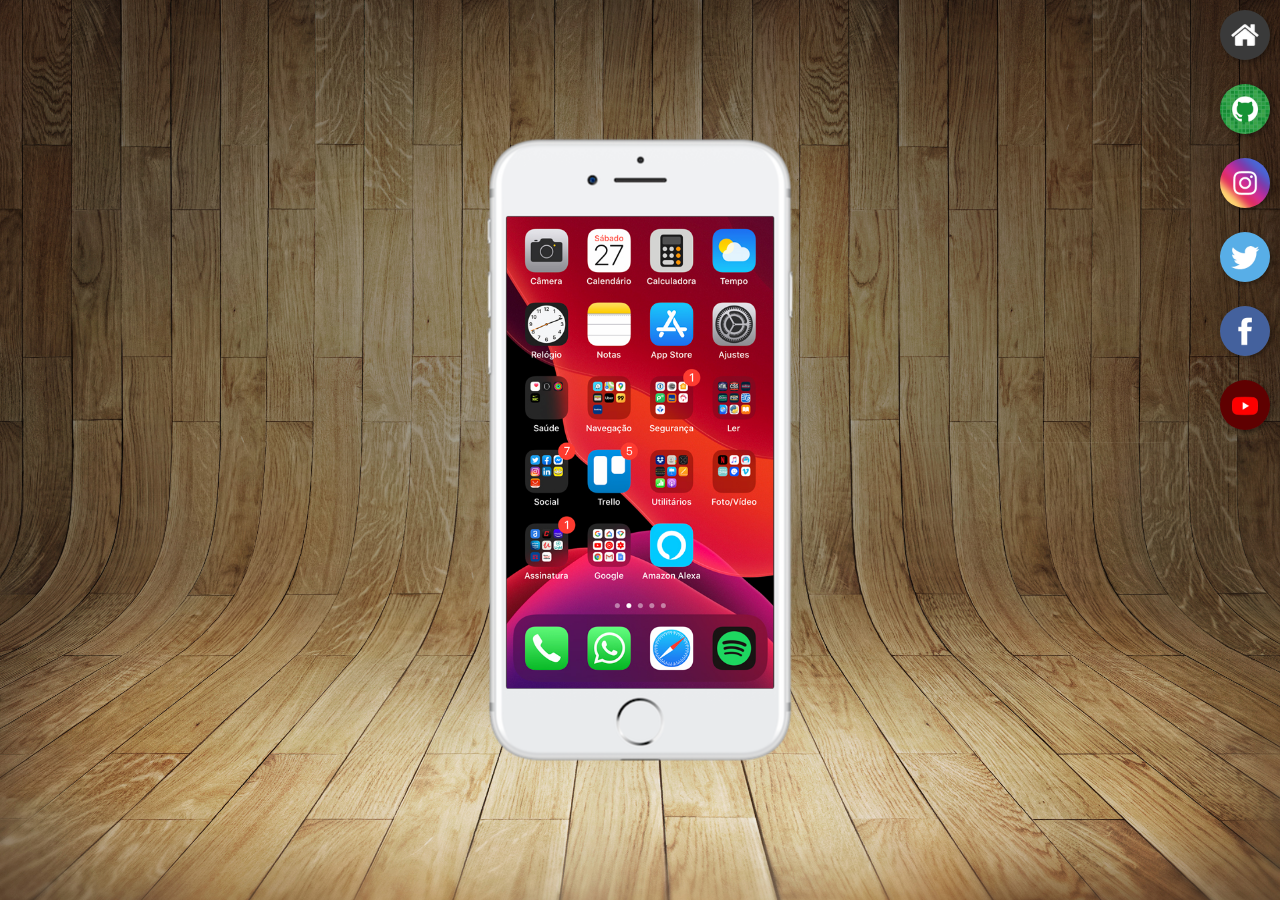
<file: index.html>
<!DOCTYPE html>
<html lang="pt-br">
<head>
  <meta charset="UTF-8">
  <meta name="viewport" content="width=device-width, initial-scale=1.0">
  <link rel="shortcut icon" href="favicon.ico" type="image/x-icon">
  <link rel="stylesheet" href="./estilos/style.css">
  <title>Projeto redes sociais</title>
</head>
<body>
  <main>
    <section id="telefone">
      <iframe src="./home.html" name="tela" id="tela" frameborder="0">

      </iframe>
    </section>
    <section id="redes-sociais">
      <a href="home.html" target="tela"><img src="./imagens/logo-home.jpg" alt="home"></a><br>
      <a href="github.html" target="tela"><img src="./imagens/logo-github.jpg" alt="github"></a><br>
      <a href="instagram.html" target="tela"><img src="./imagens/logo-instagram.jpg" alt="instagram"></a><br>
      <a href="twitter.html" target="tela"><img src="./imagens/logo-twitter.jpg" alt="twitter"></a><br>
      <a href="facebook.html" target="tela"><img src="./imagens/logo-facebook.jpg" alt="facebook"></a><br>
      <a href="youtube.html" target="tela"><img src="./imagens/logo-youtube.jpg" alt="youtube"></a>
    </section>
  </main>
</body>
</html>
</file>
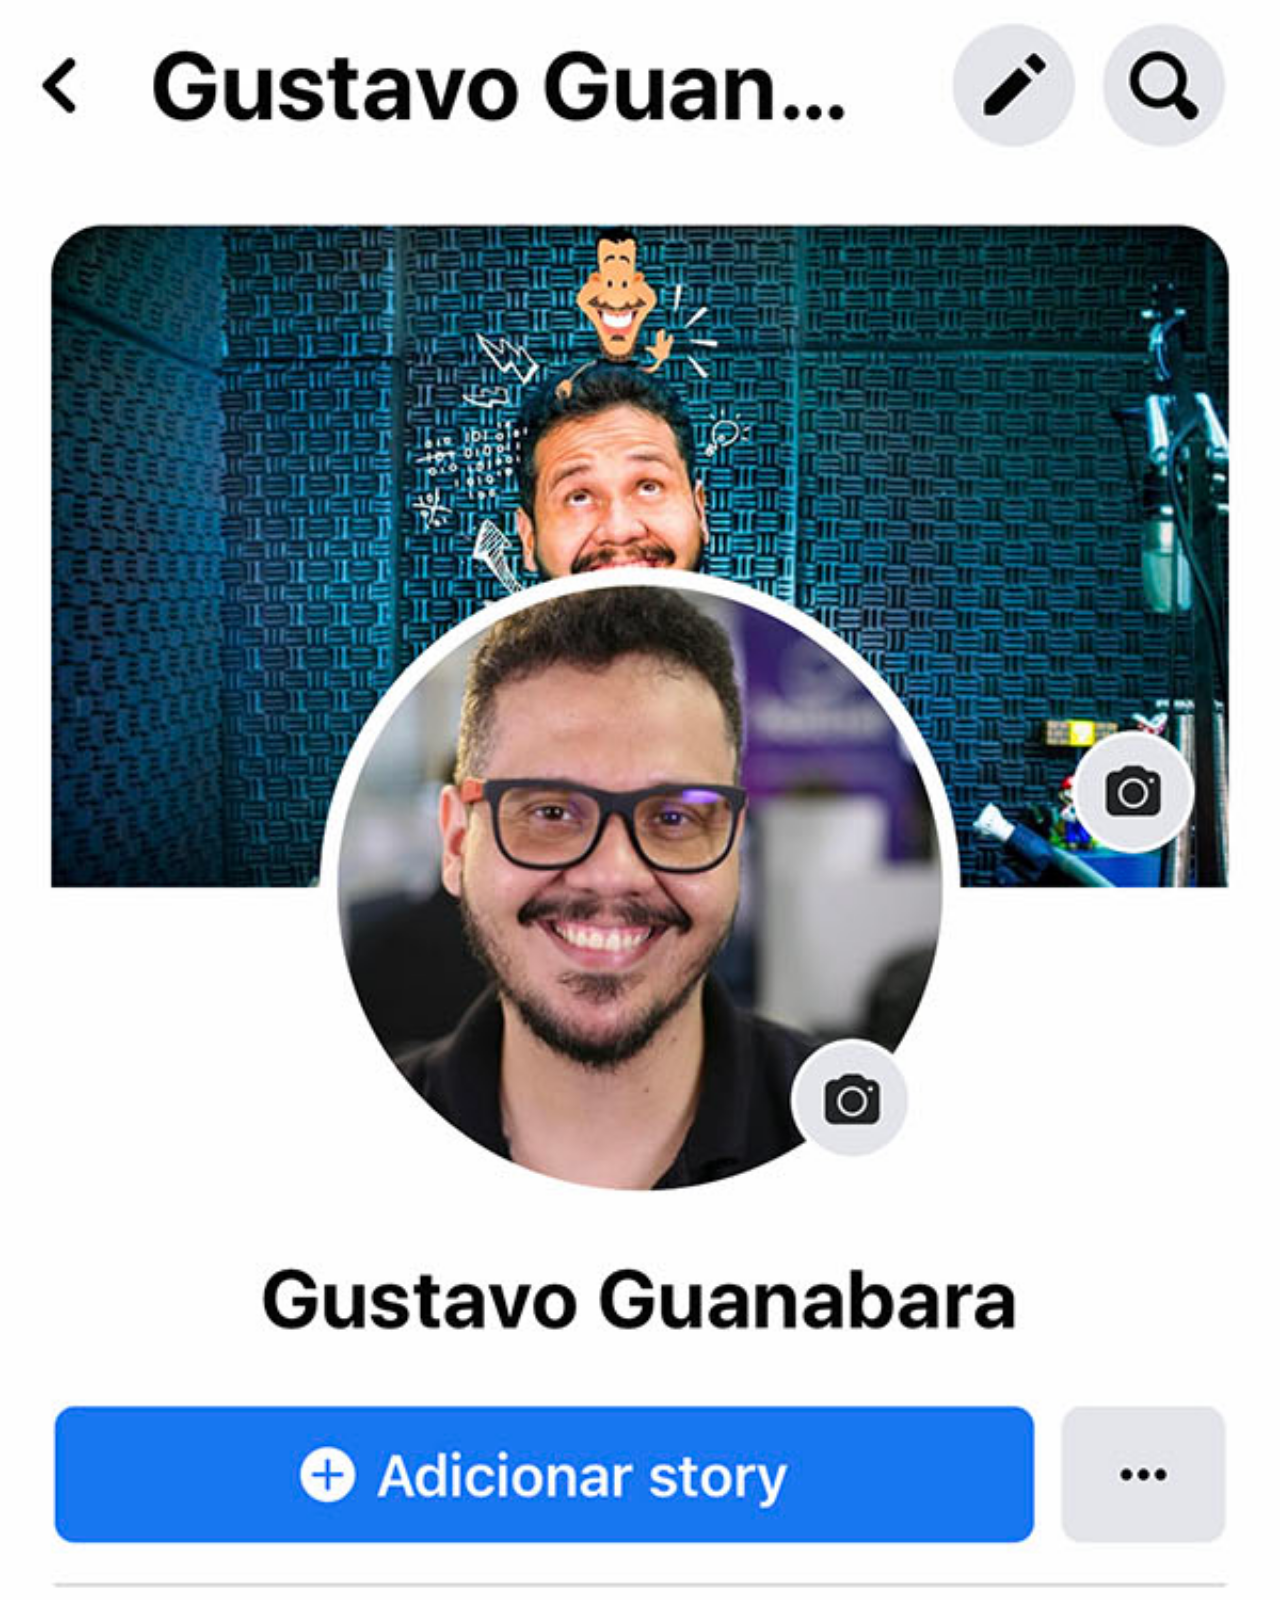
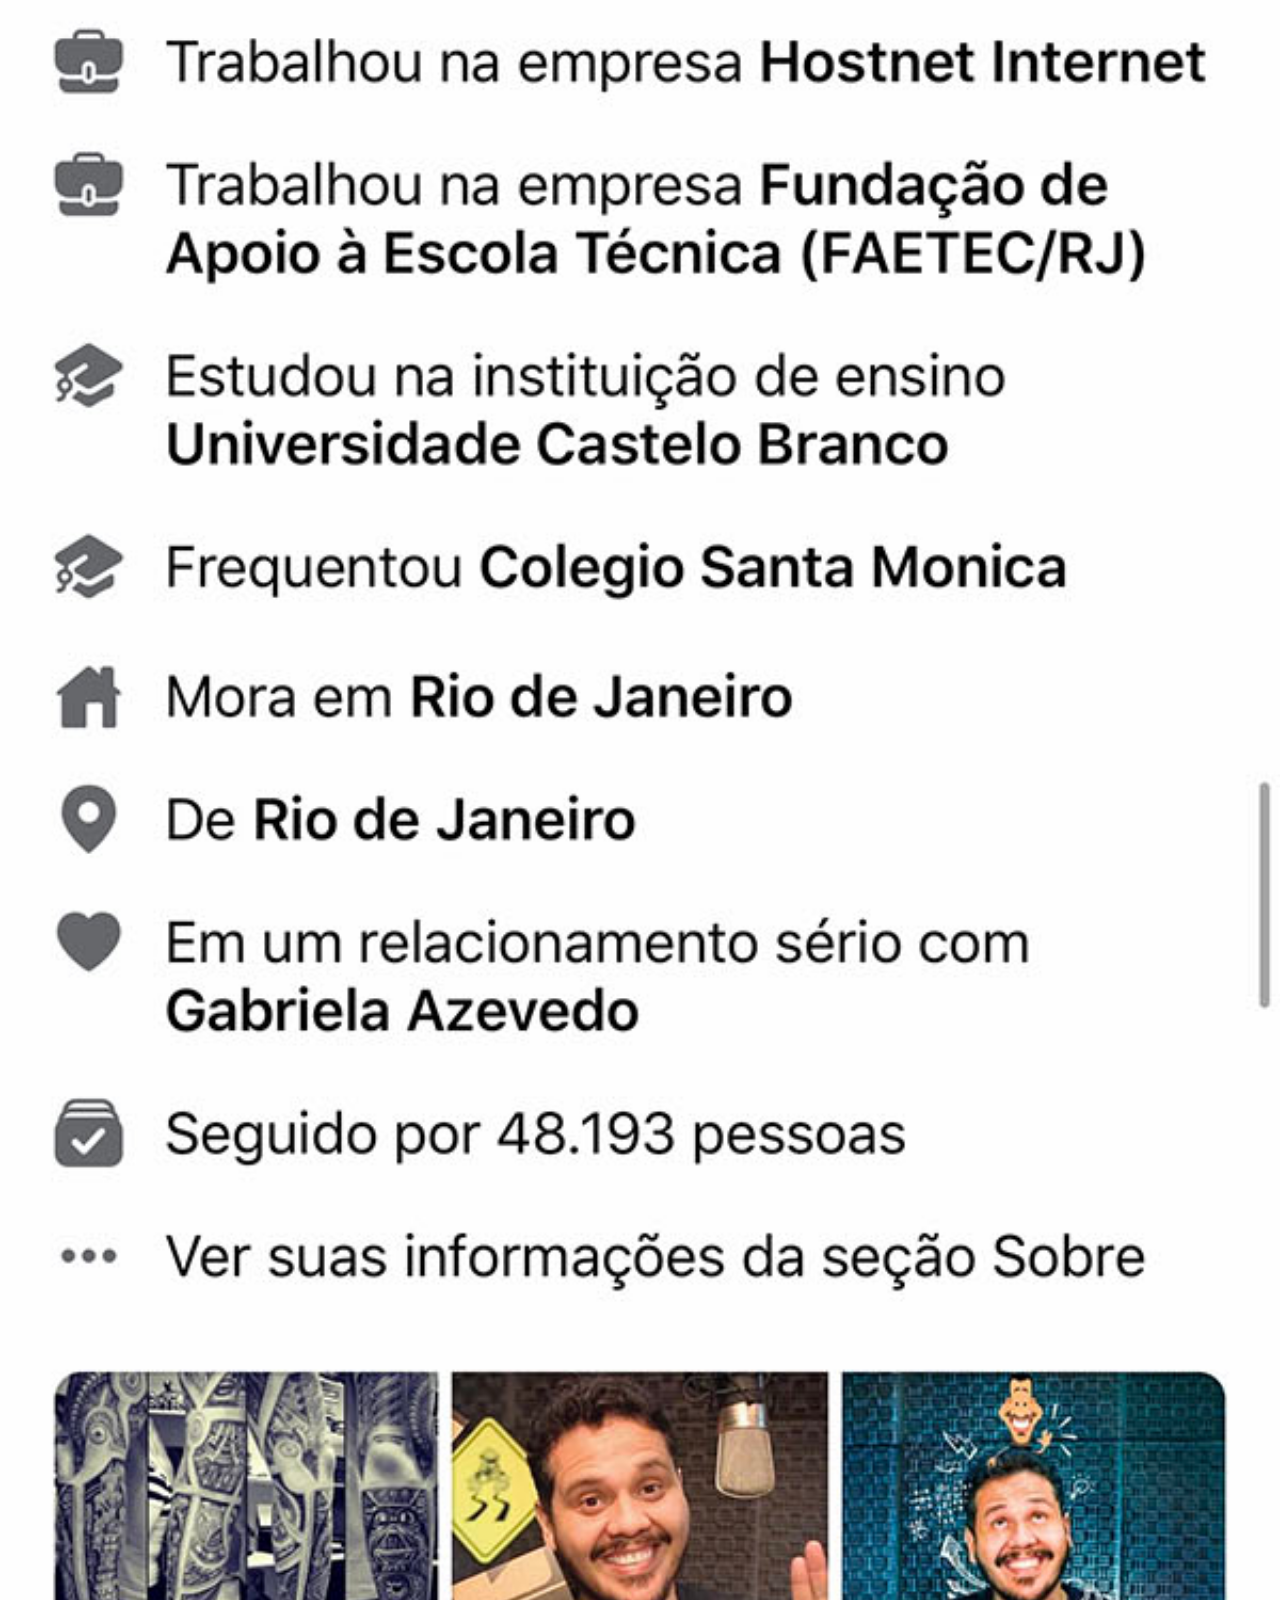
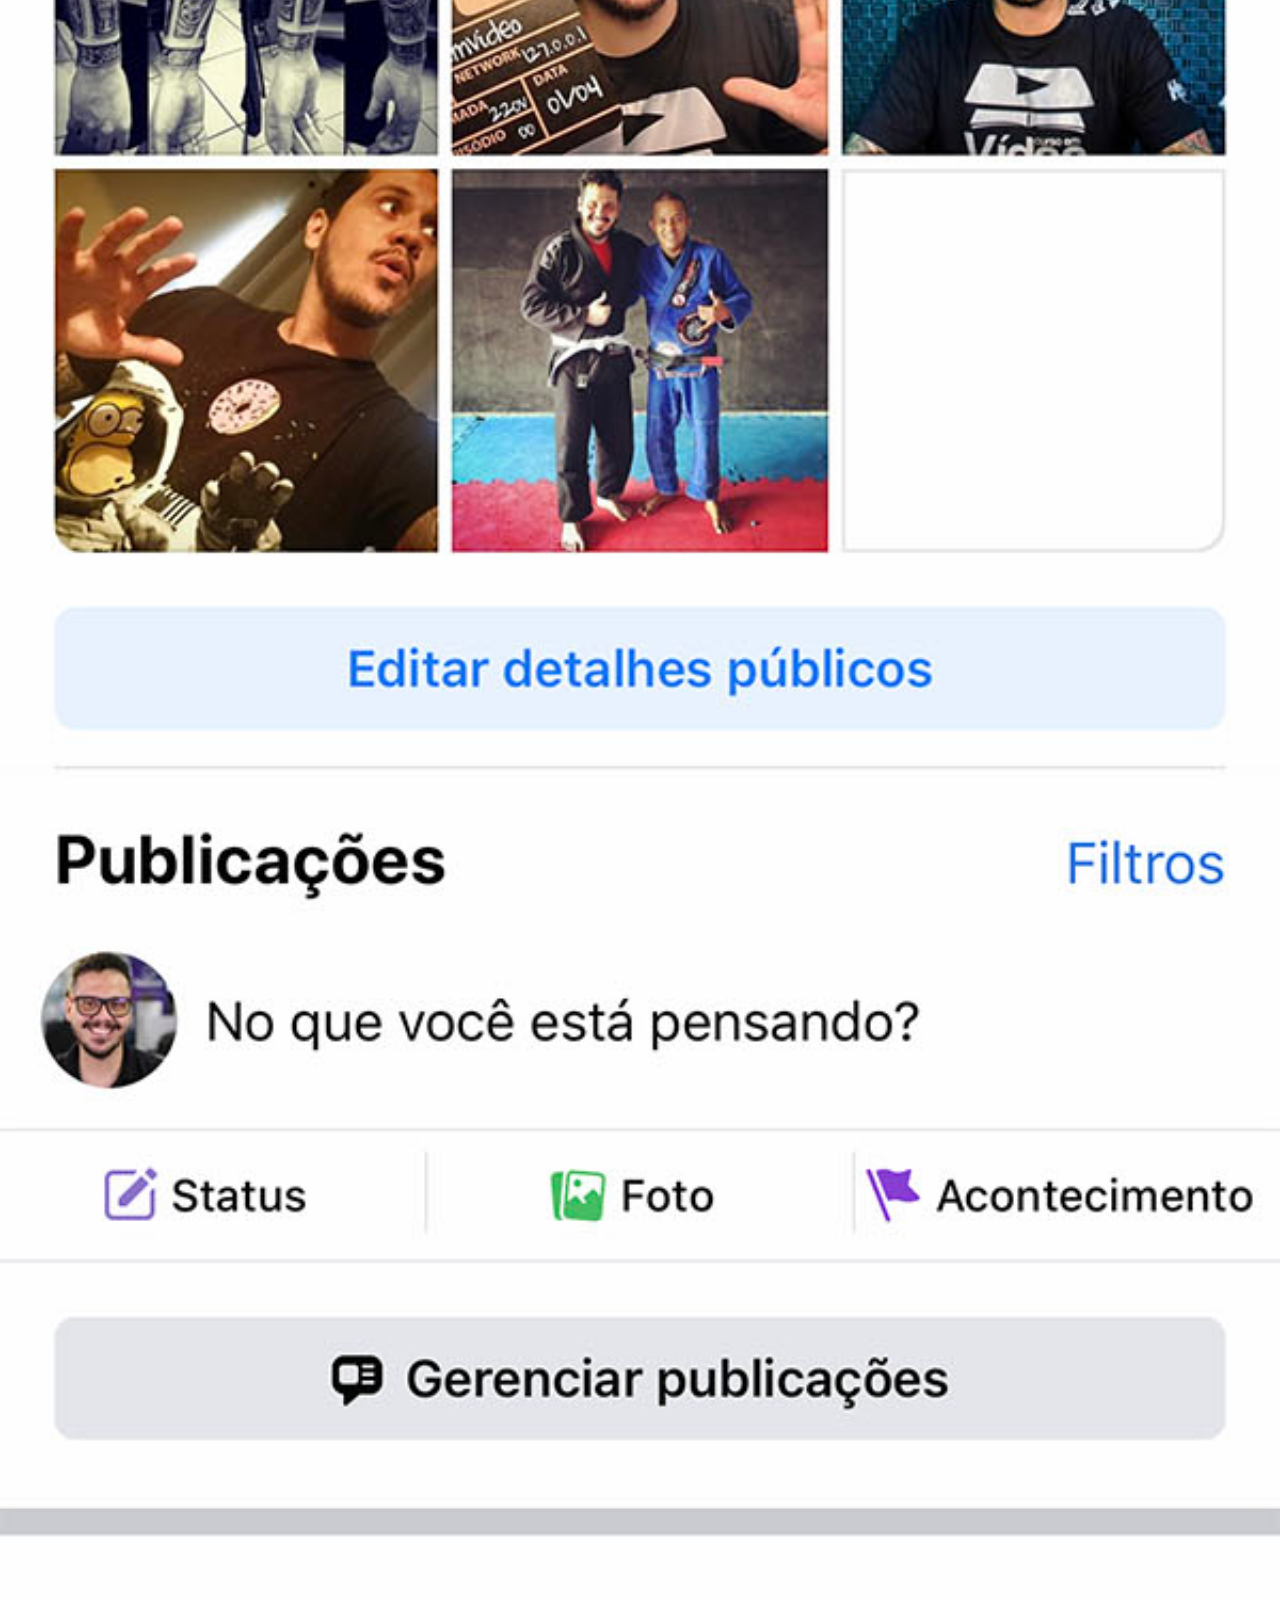
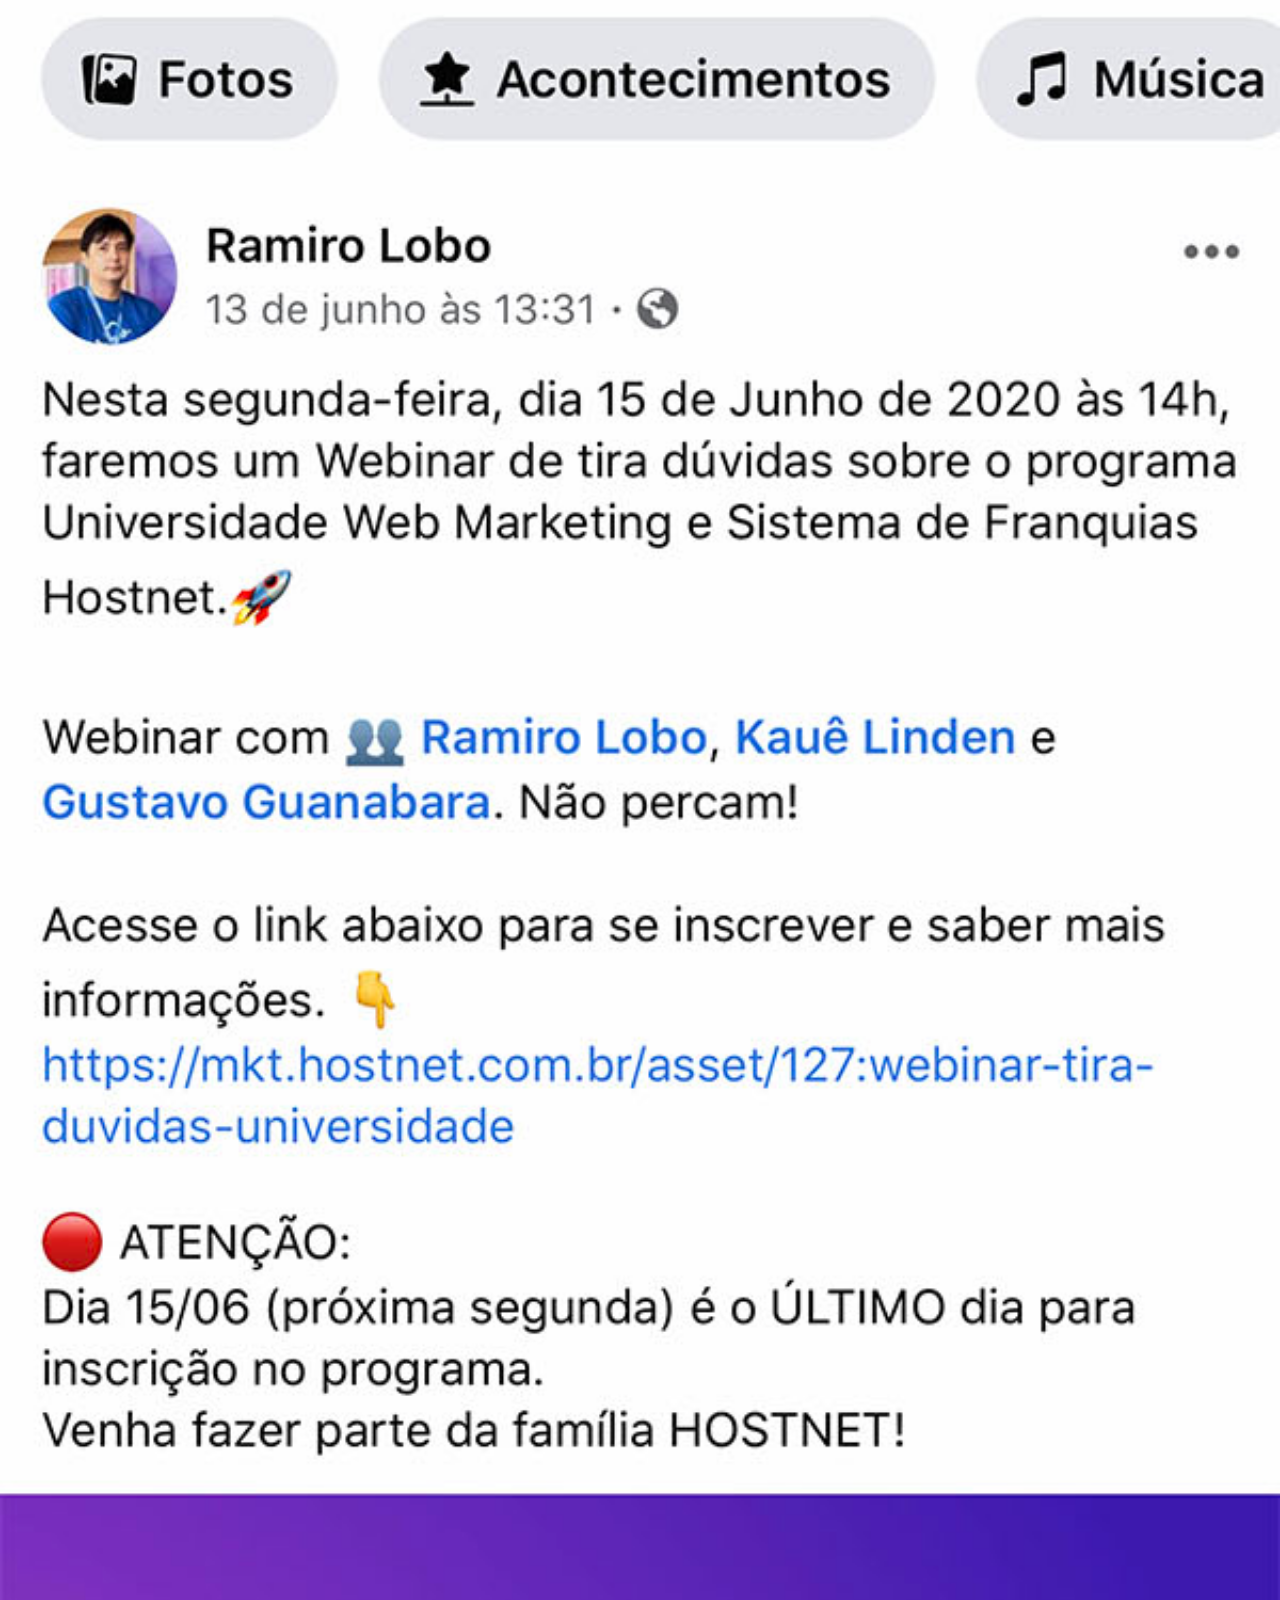
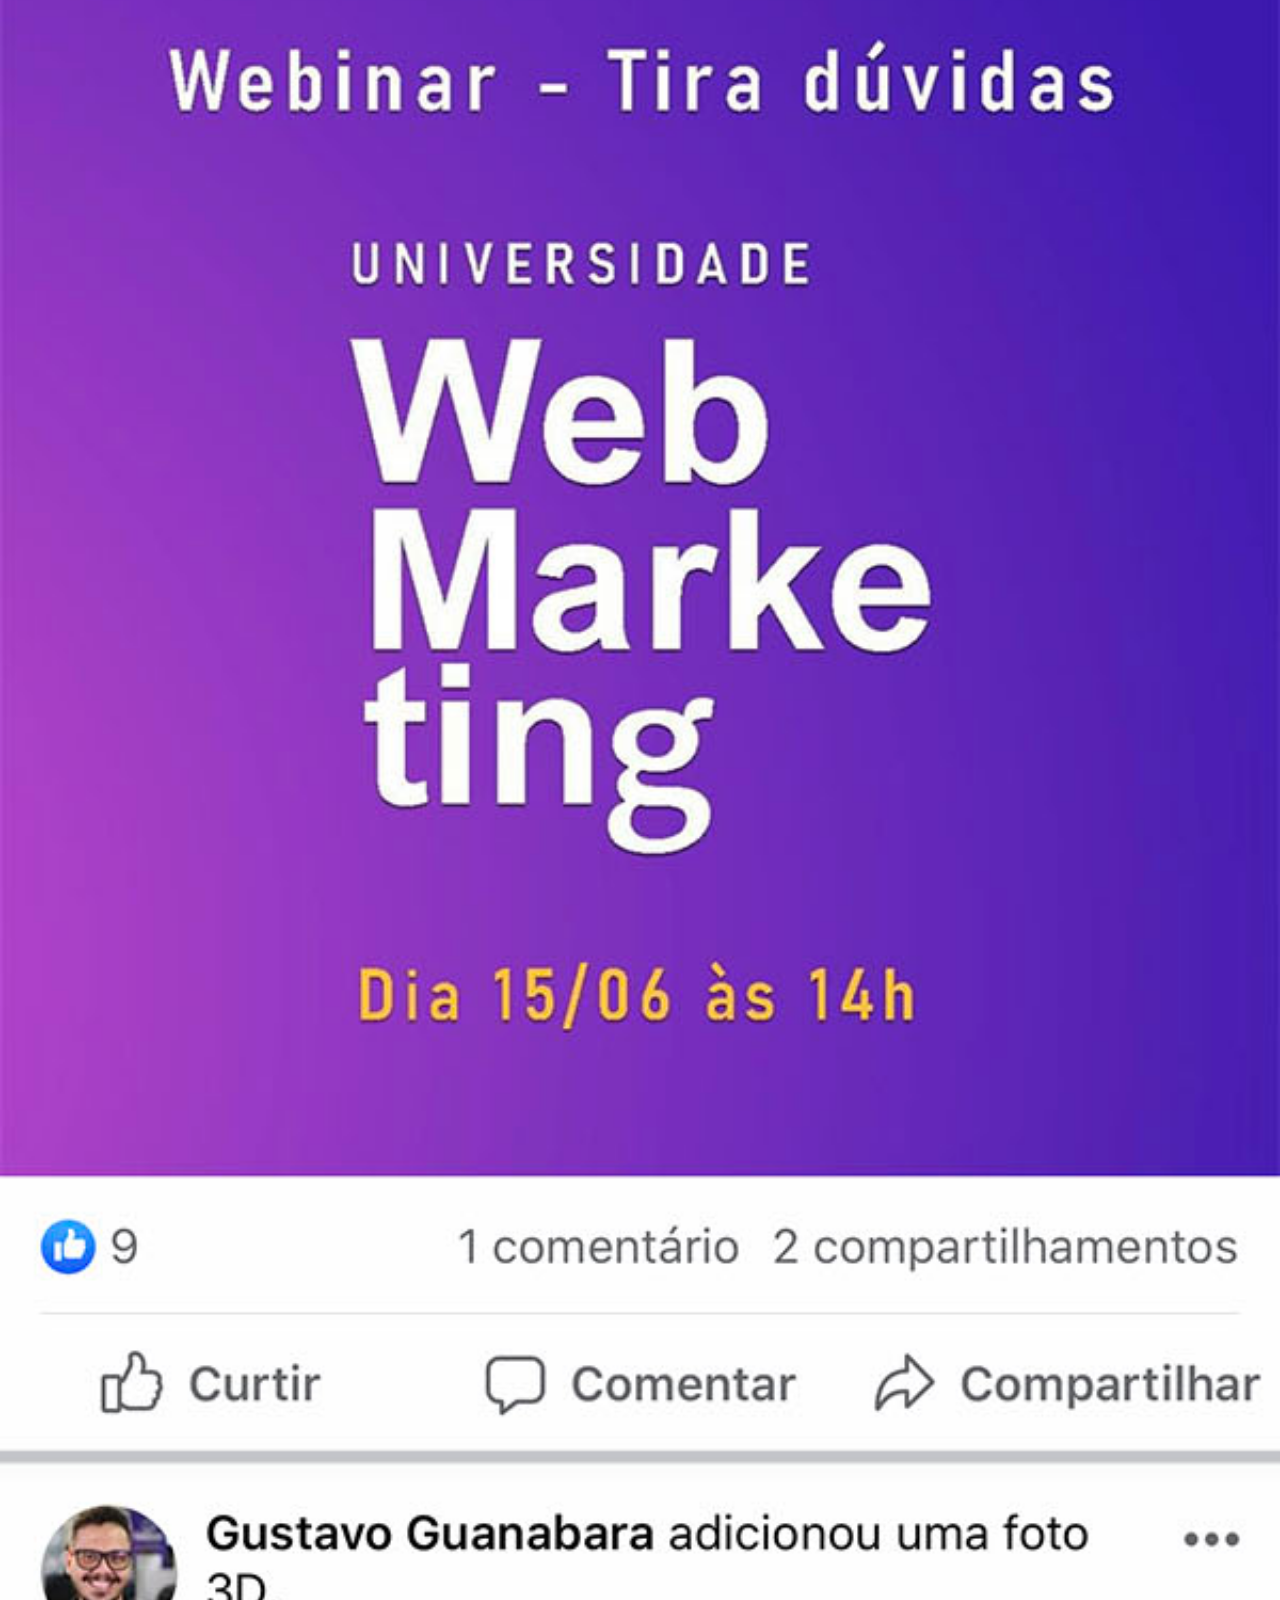
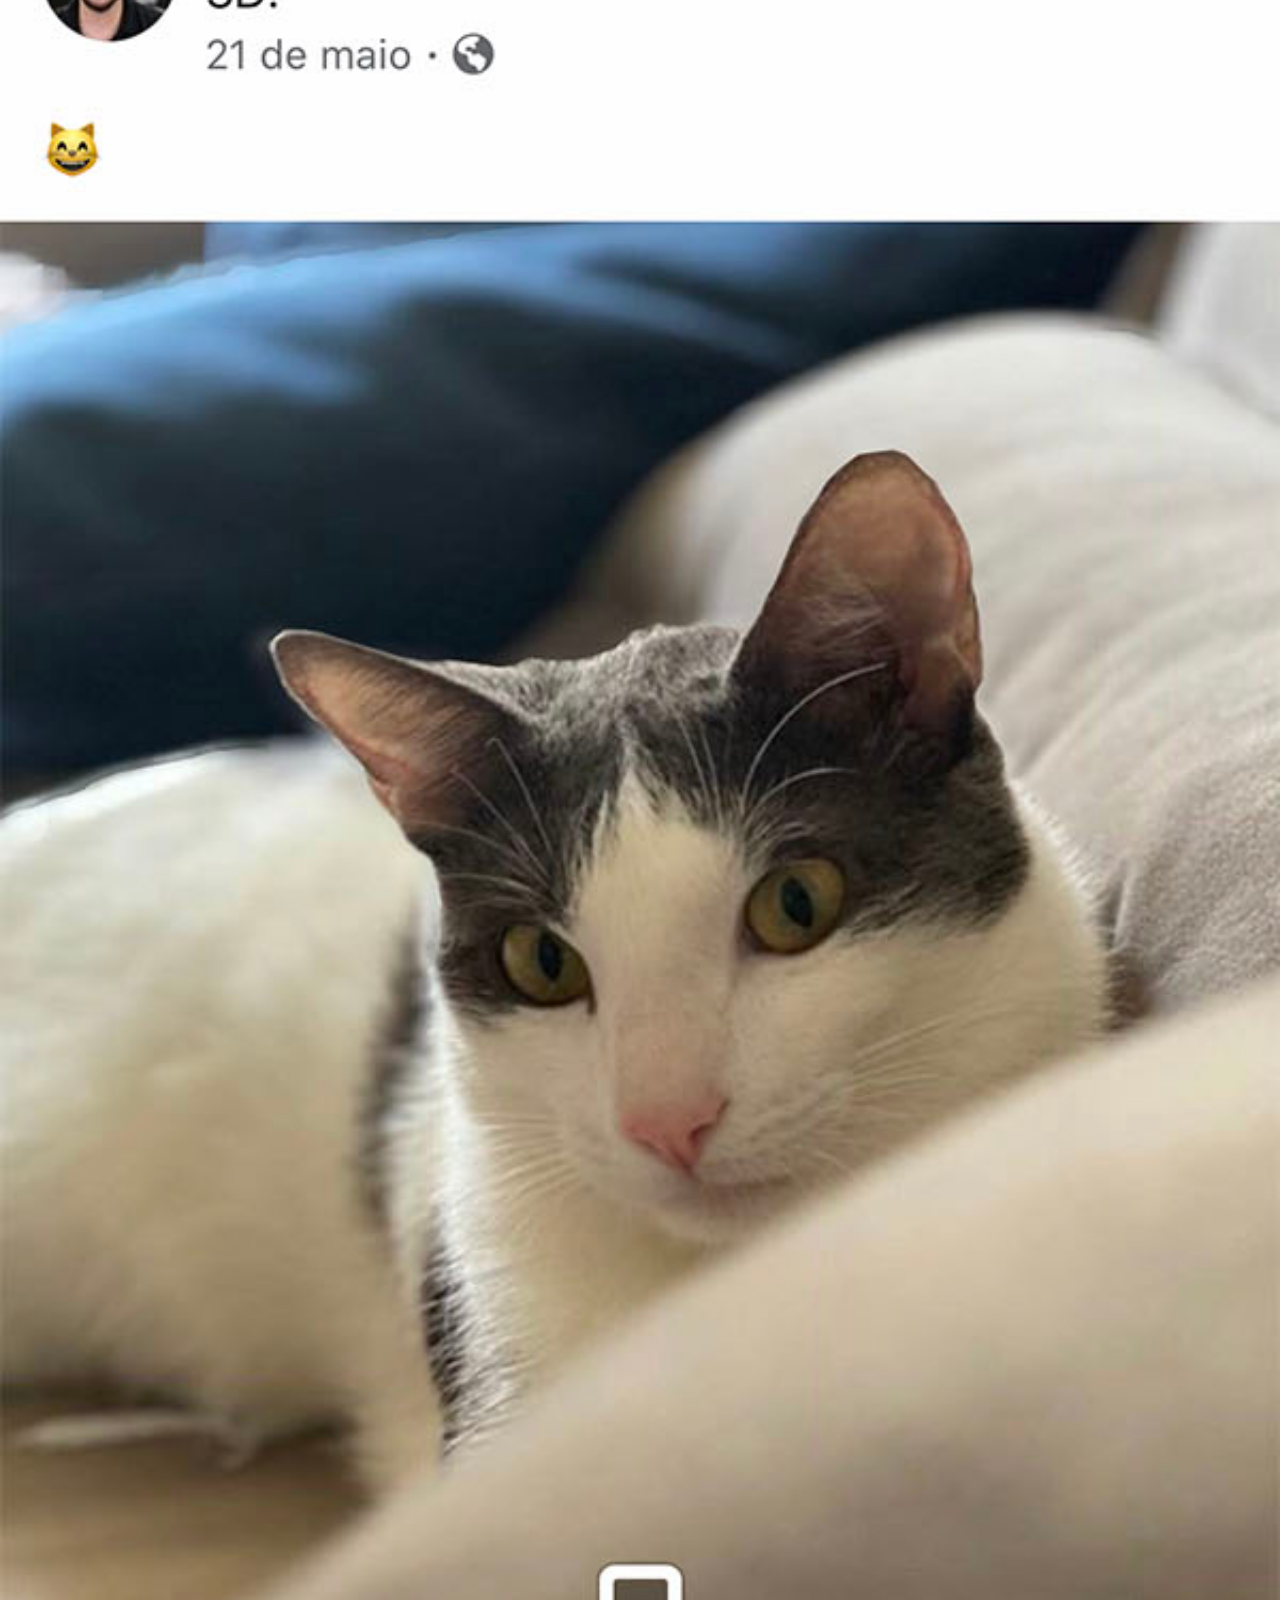
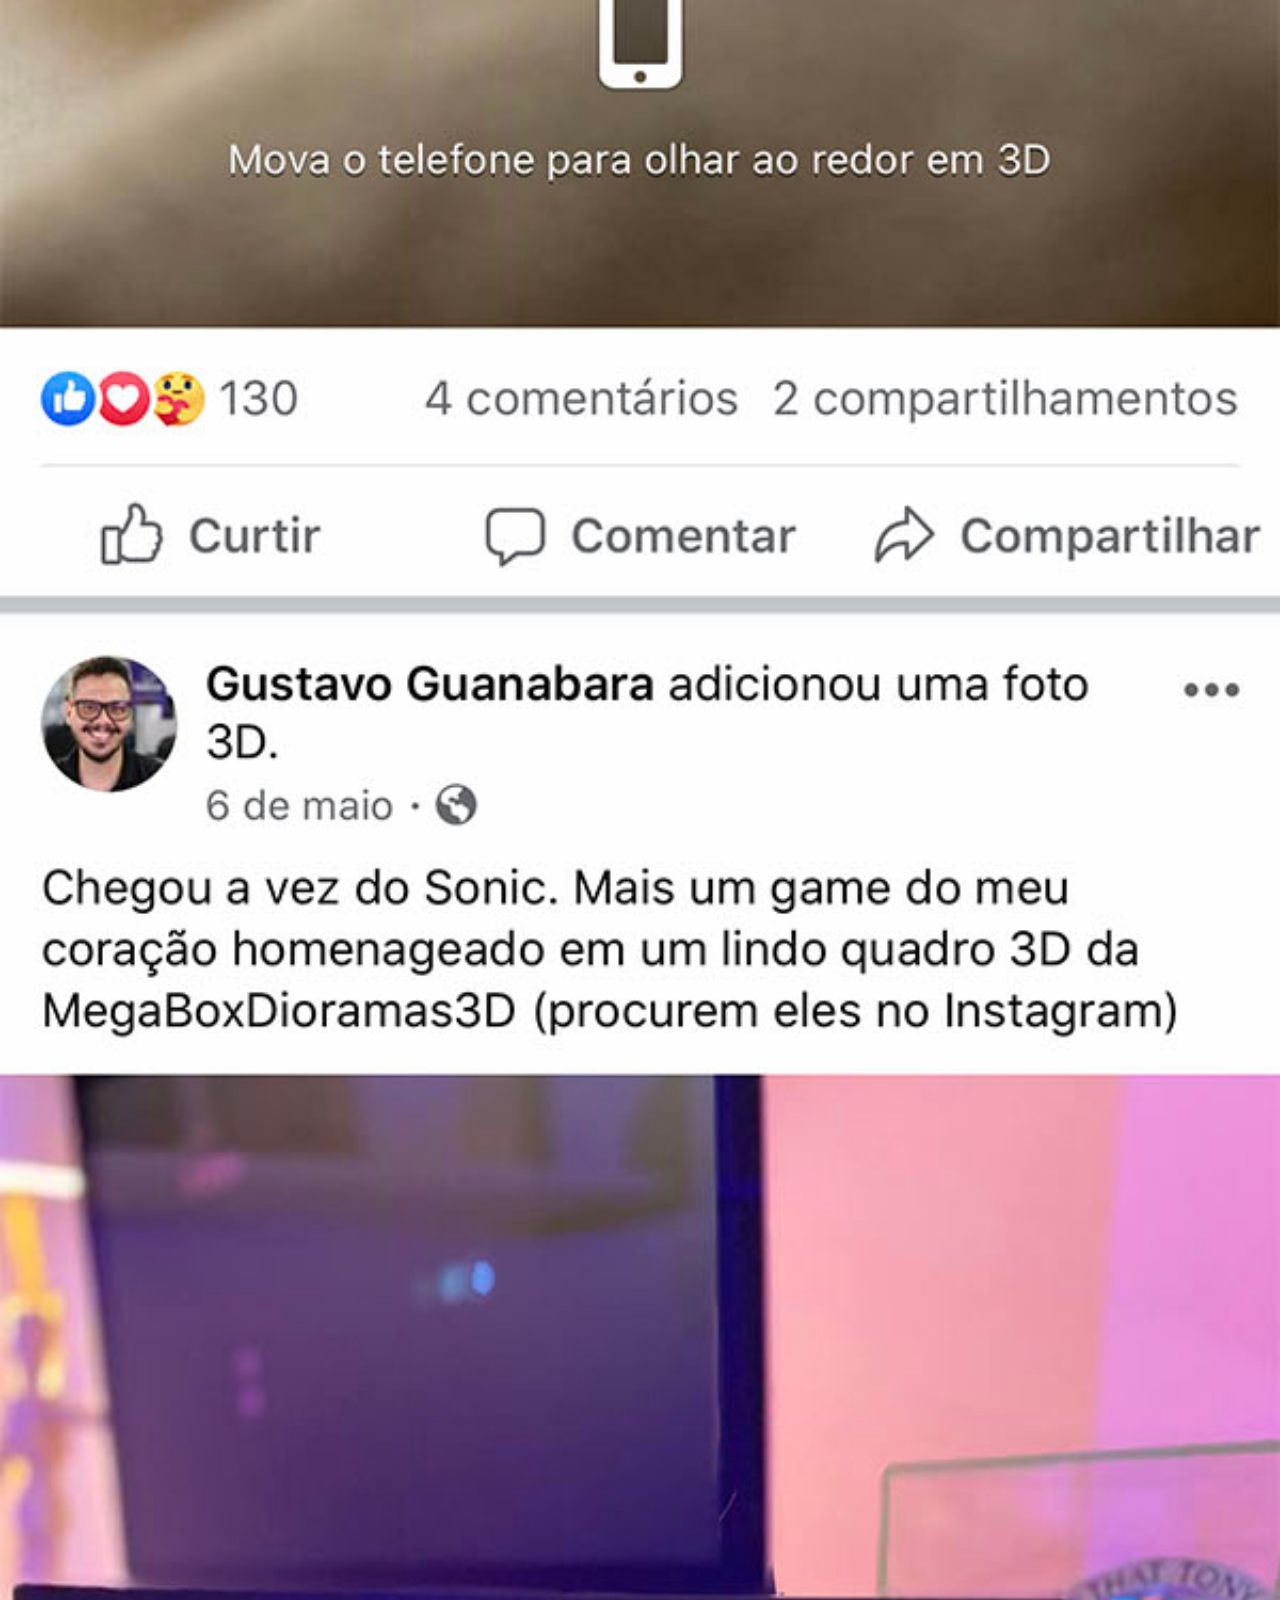
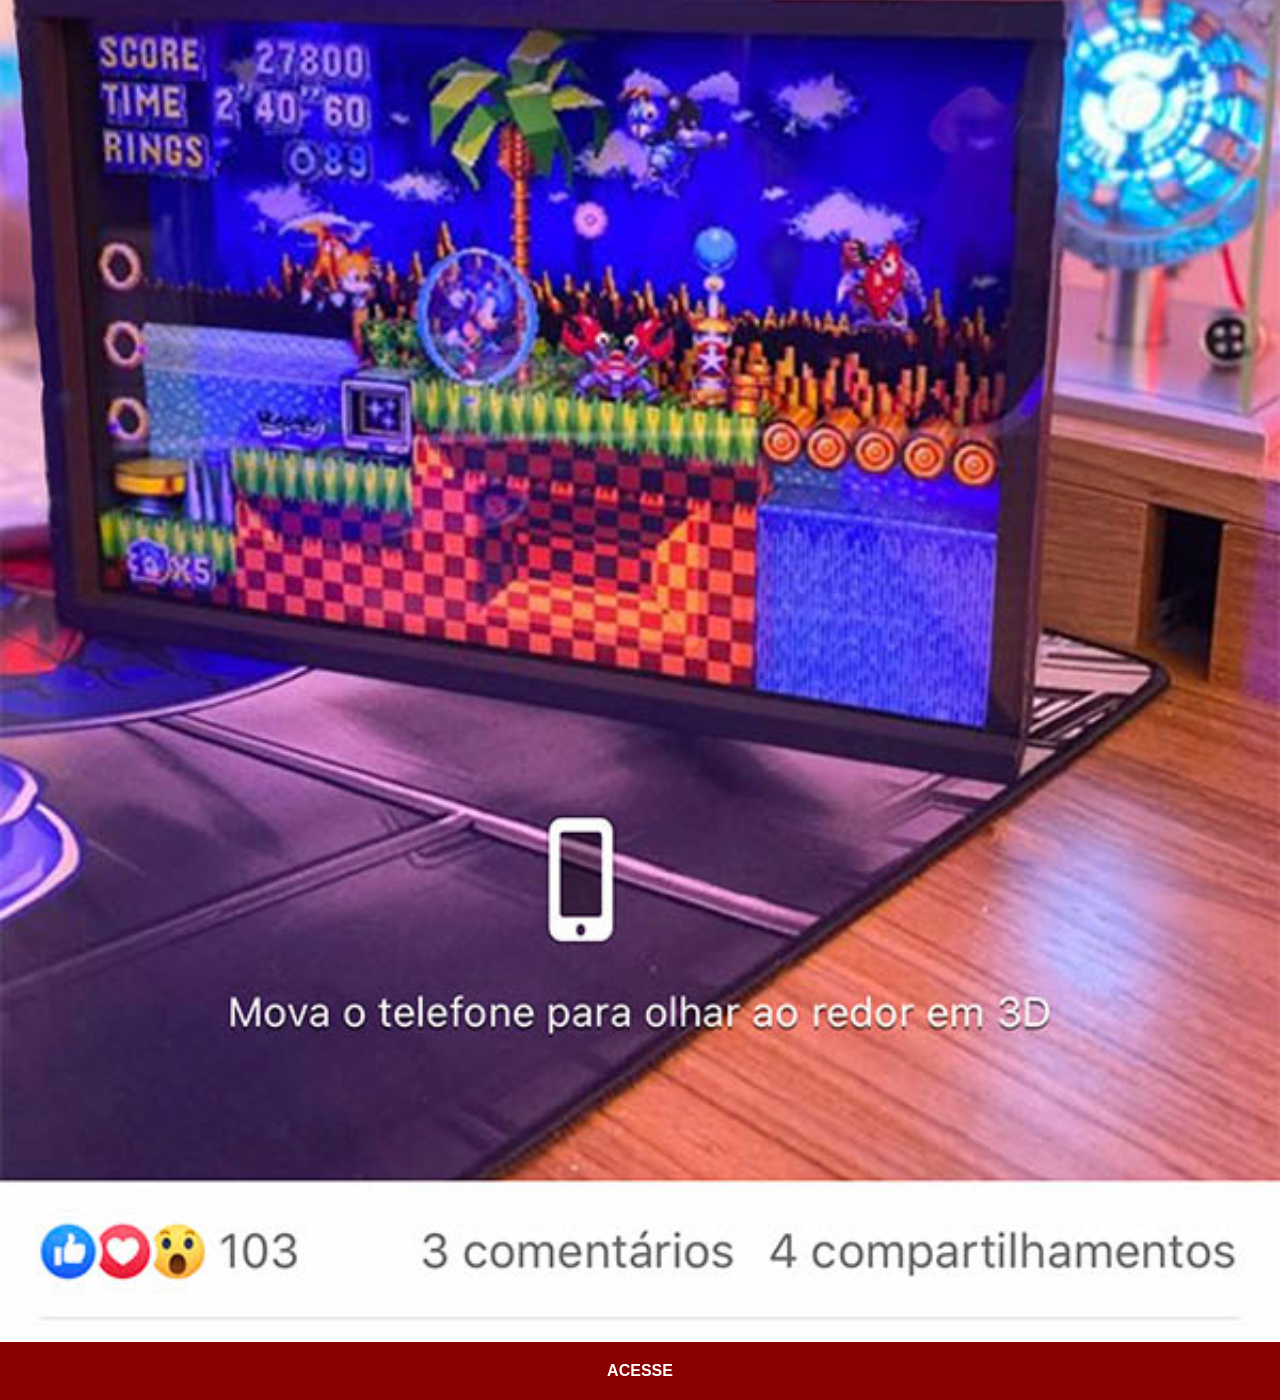
<file: facebook.html>
<!DOCTYPE html>
<html lang="pt-br">
<head>
    <meta charset="UTF-8">
    <meta name="viewport" content="width=device-width, initial-scale=1.0">
    <link rel="shortcut icon" href="favicon.ico" type="image/x-icon">
    <link rel="stylesheet" href="estilos/social.css">
    <title>Facebook</title>
</head>
<body>
    <img src="imagens/tela-facebook.jpg" alt="Facebook">
    <a href="http://facebook.com.br" target="_blank">ACESSE</a>
</body>
</html>
</file>
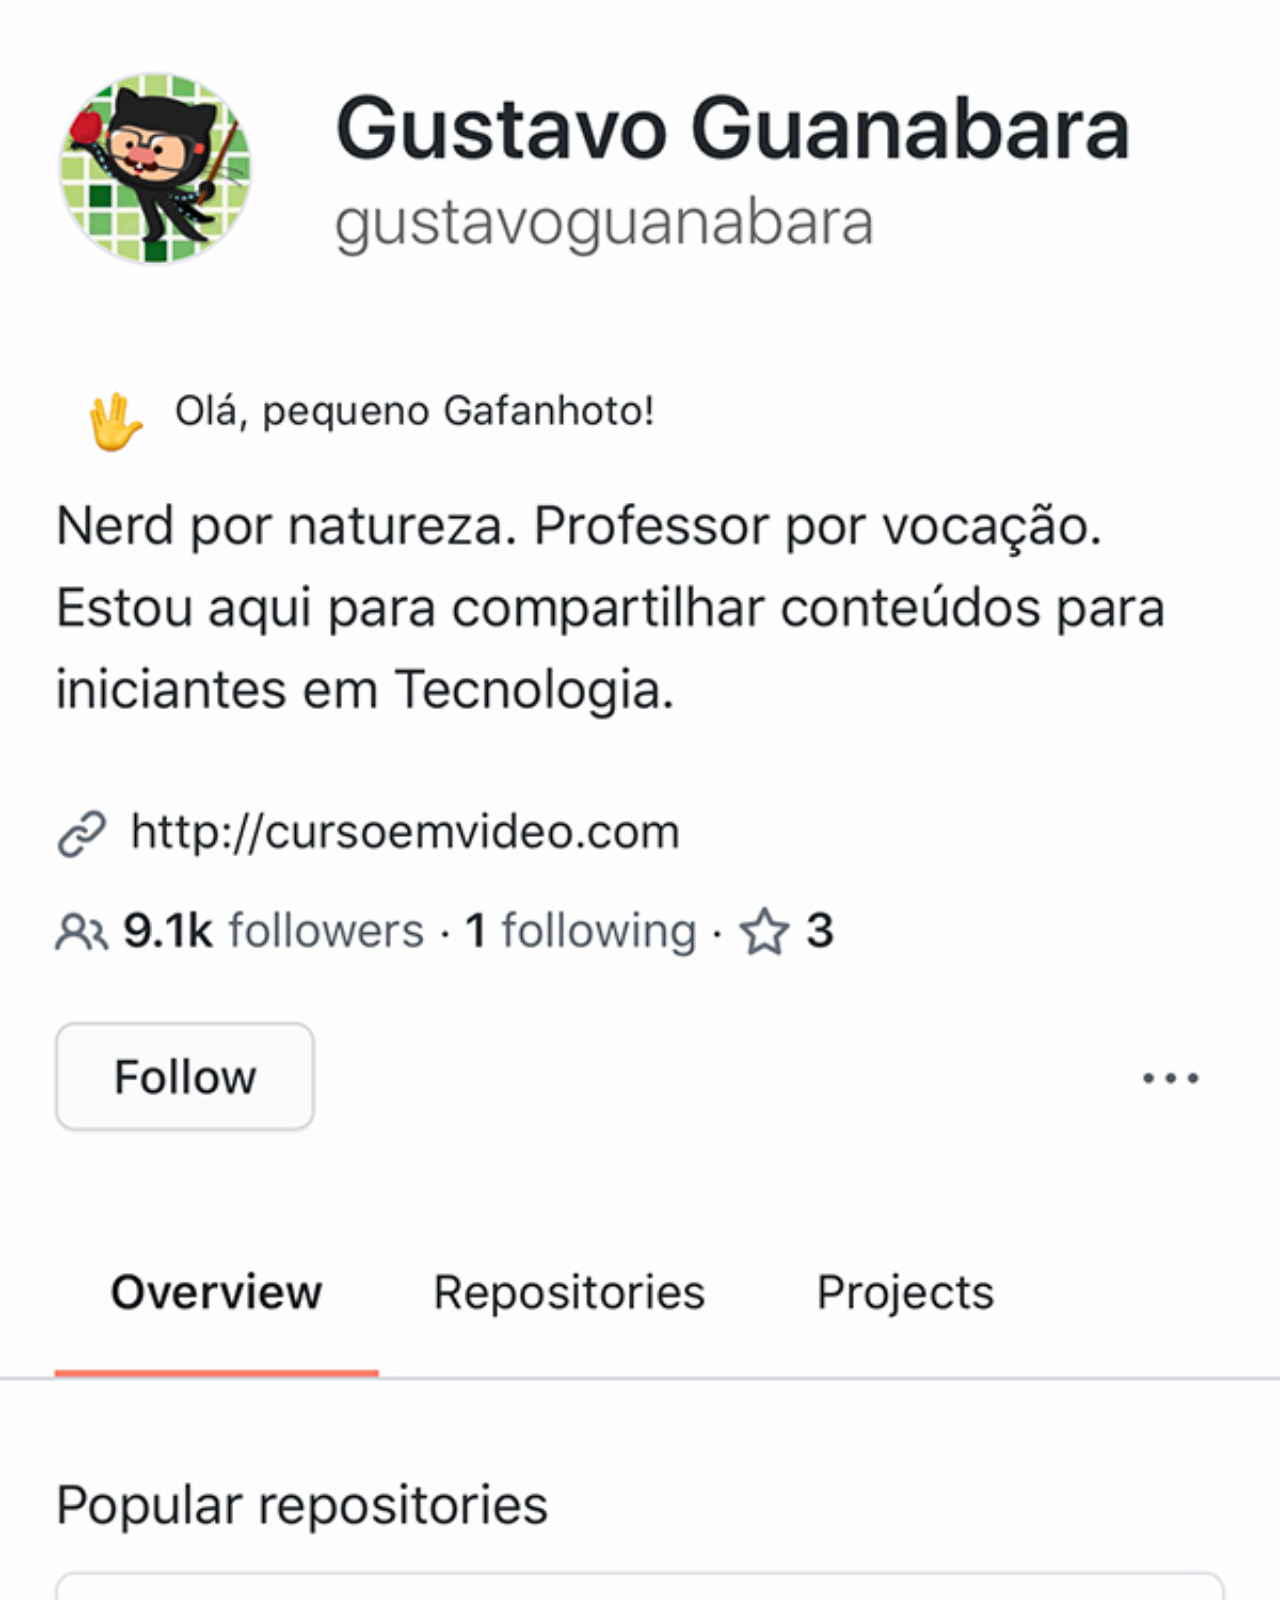
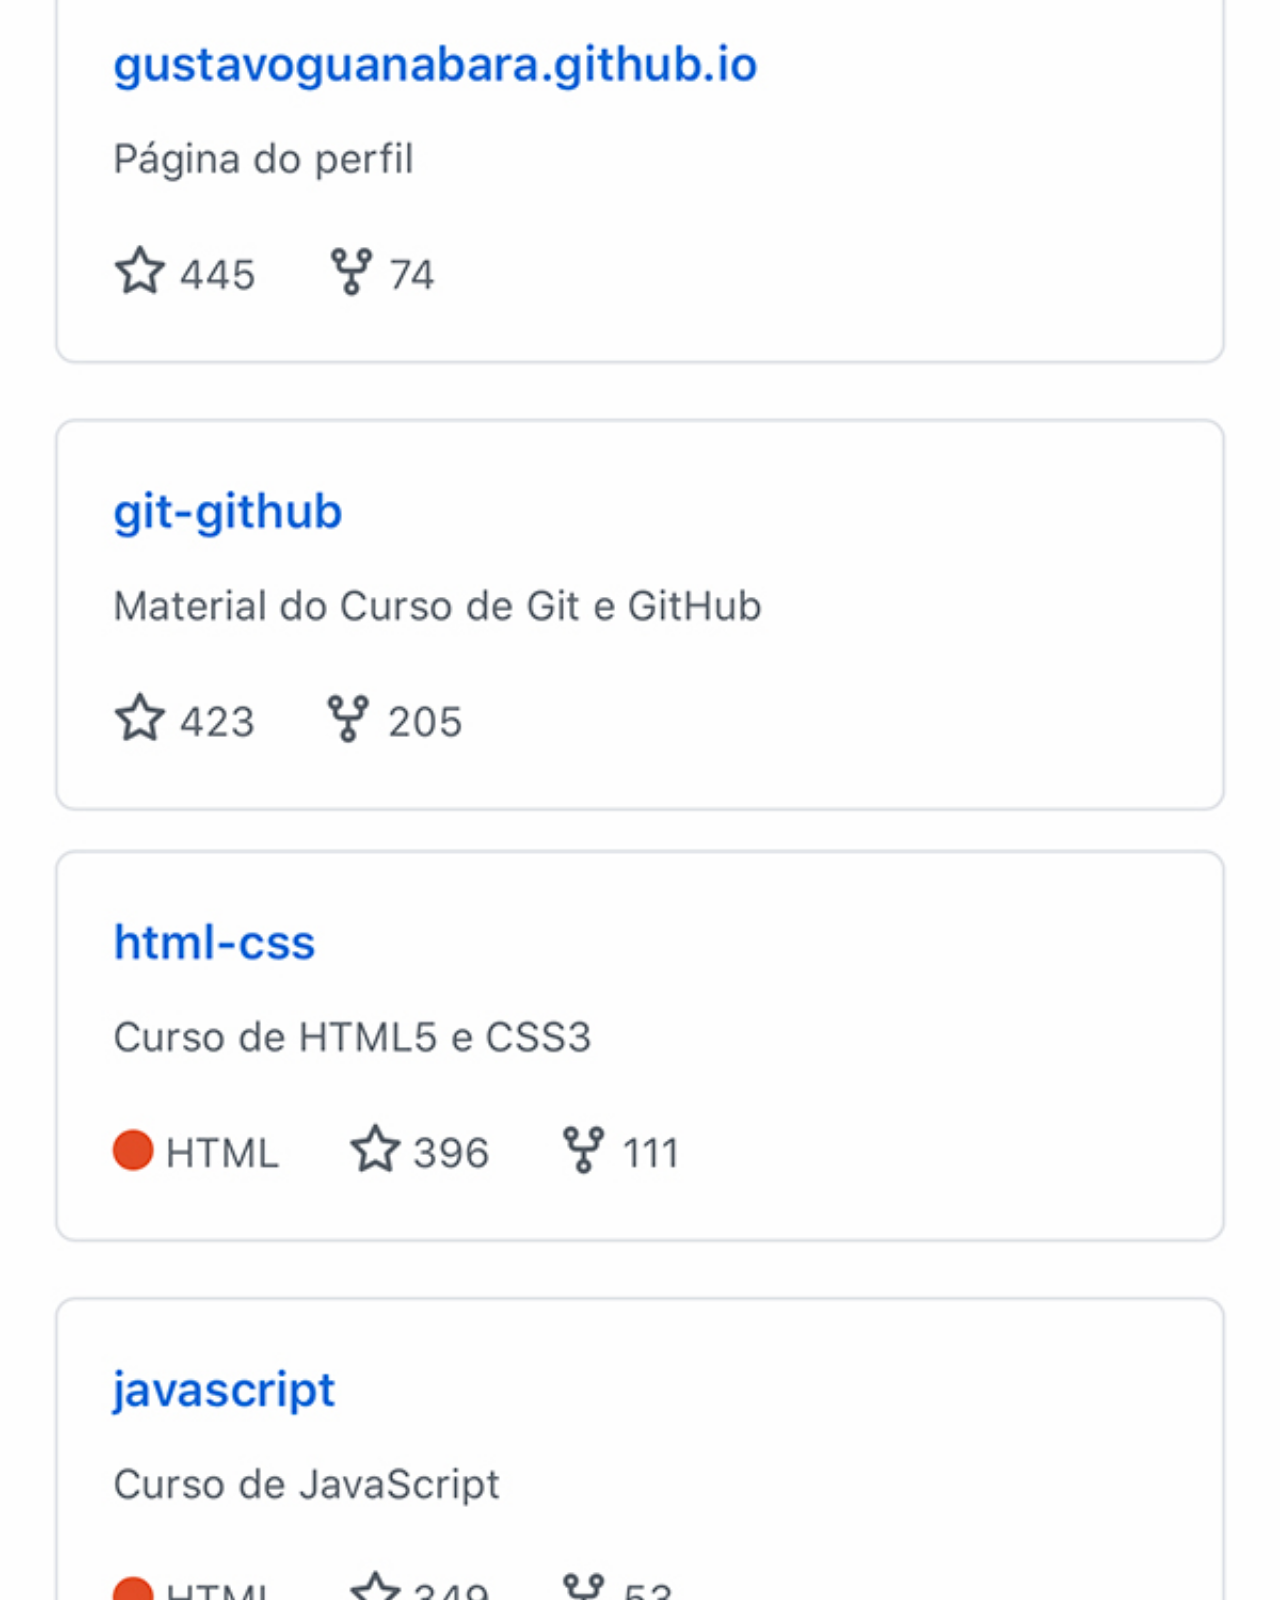
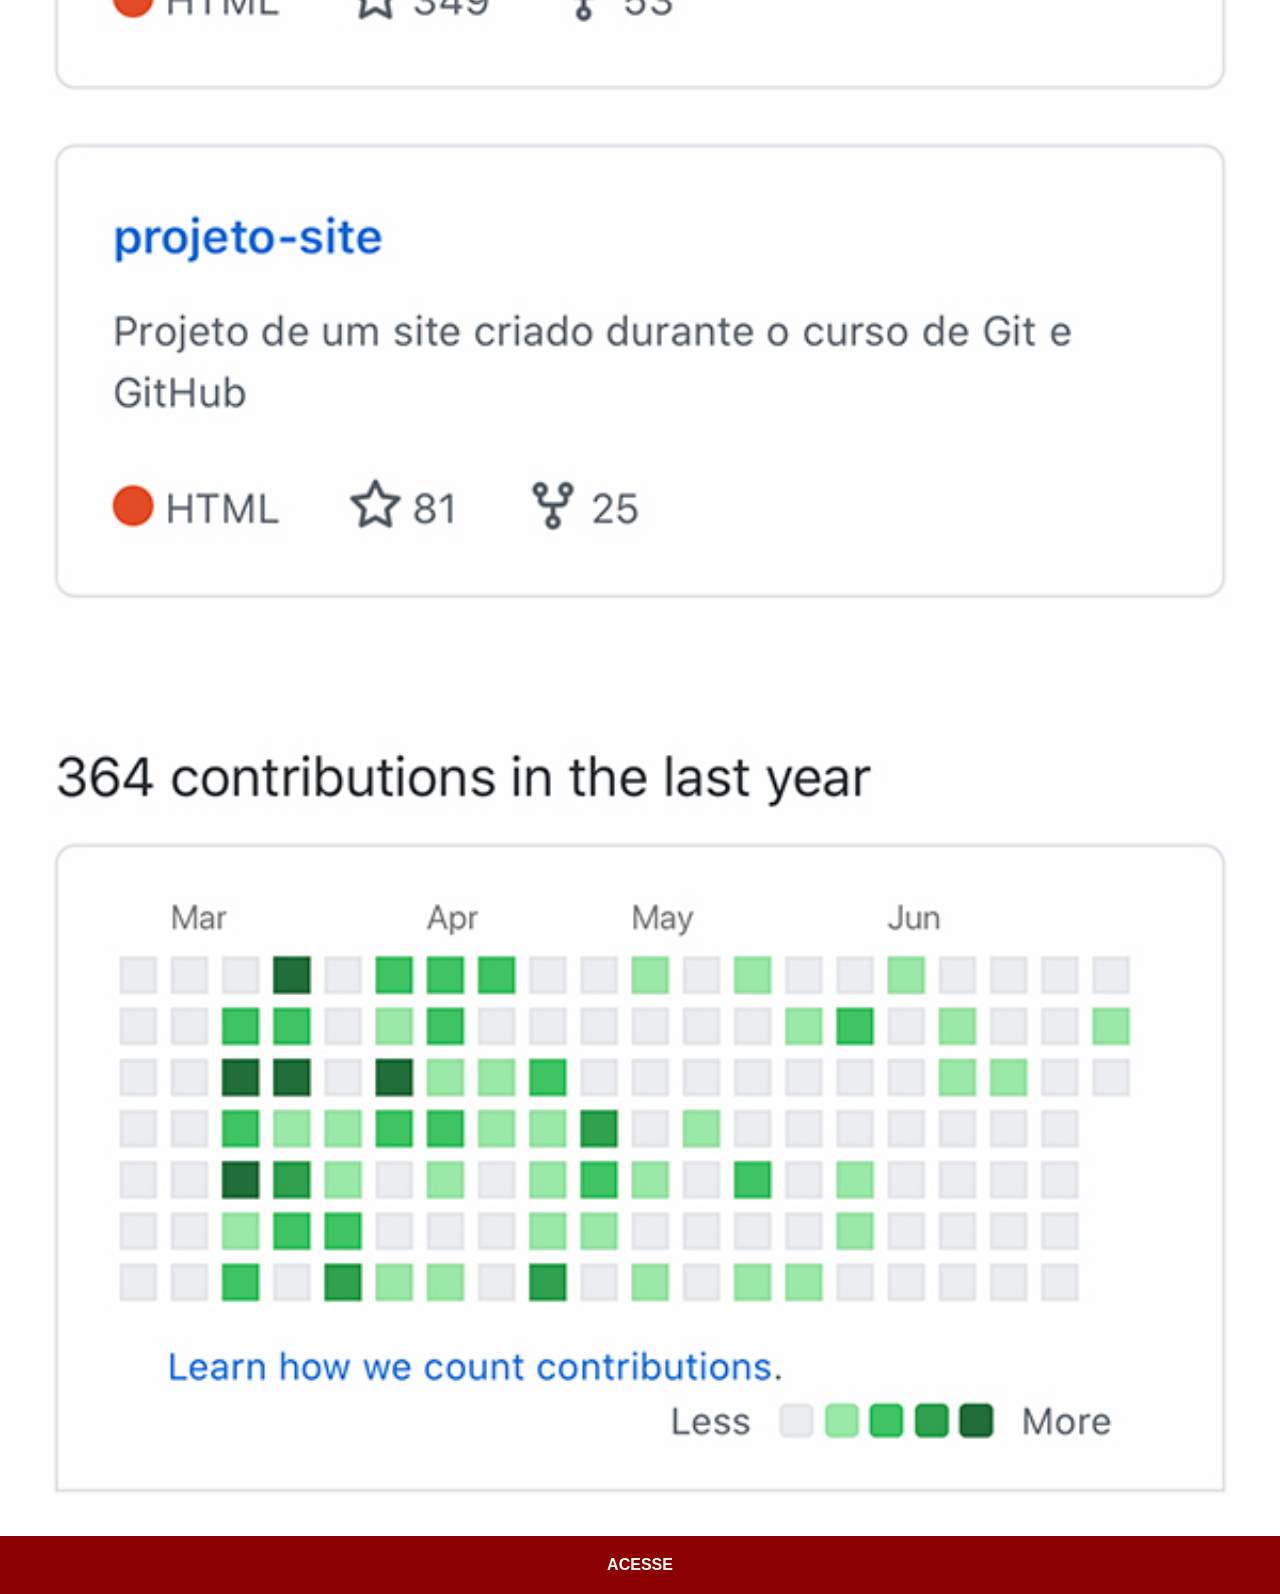
<file: github.html>
<!DOCTYPE html>
<html lang="pt-br">
<head>
    <meta charset="UTF-8">
    <meta name="viewport" content="width=device-width, initial-scale=1.0">
    <link rel="stylesheet" href="./estilos/social.css">
    <title>GitHub</title>
</head>
<body>
    <img src="./imagens/tela-github.jpg" alt="GitHub">
    <a href="https://github.com" target="_blank">ACESSE</a>
</body>
</html>
</file>
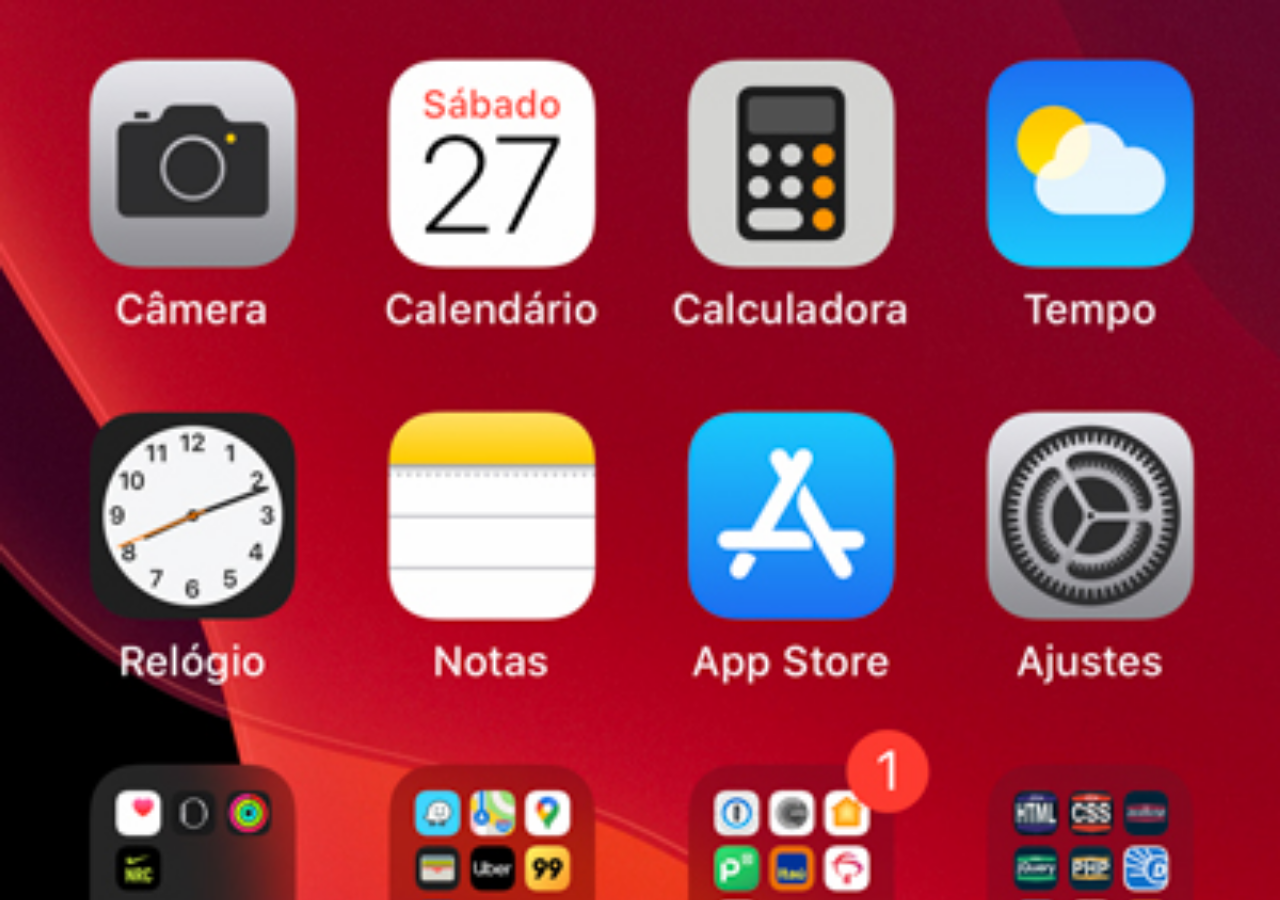
<file: home.html>
<!DOCTYPE html>
<html lang="pt-br">
<head>
    <meta charset="UTF-8">
    <meta name="viewport" content="width=device-width, initial-scale=1.0">
    <title>Home</title>
    <style>
        * {
            margin: 0px;
            padding: 0px;
        }

        body {
            width: 100vw;
            height: 100vh;
            background: black url(./imagens/tela-home.jpg) no-repeat top center;
            background-size: cover;
        }
    </style>
</head>
<body>
    
</body>
</html>
</file>
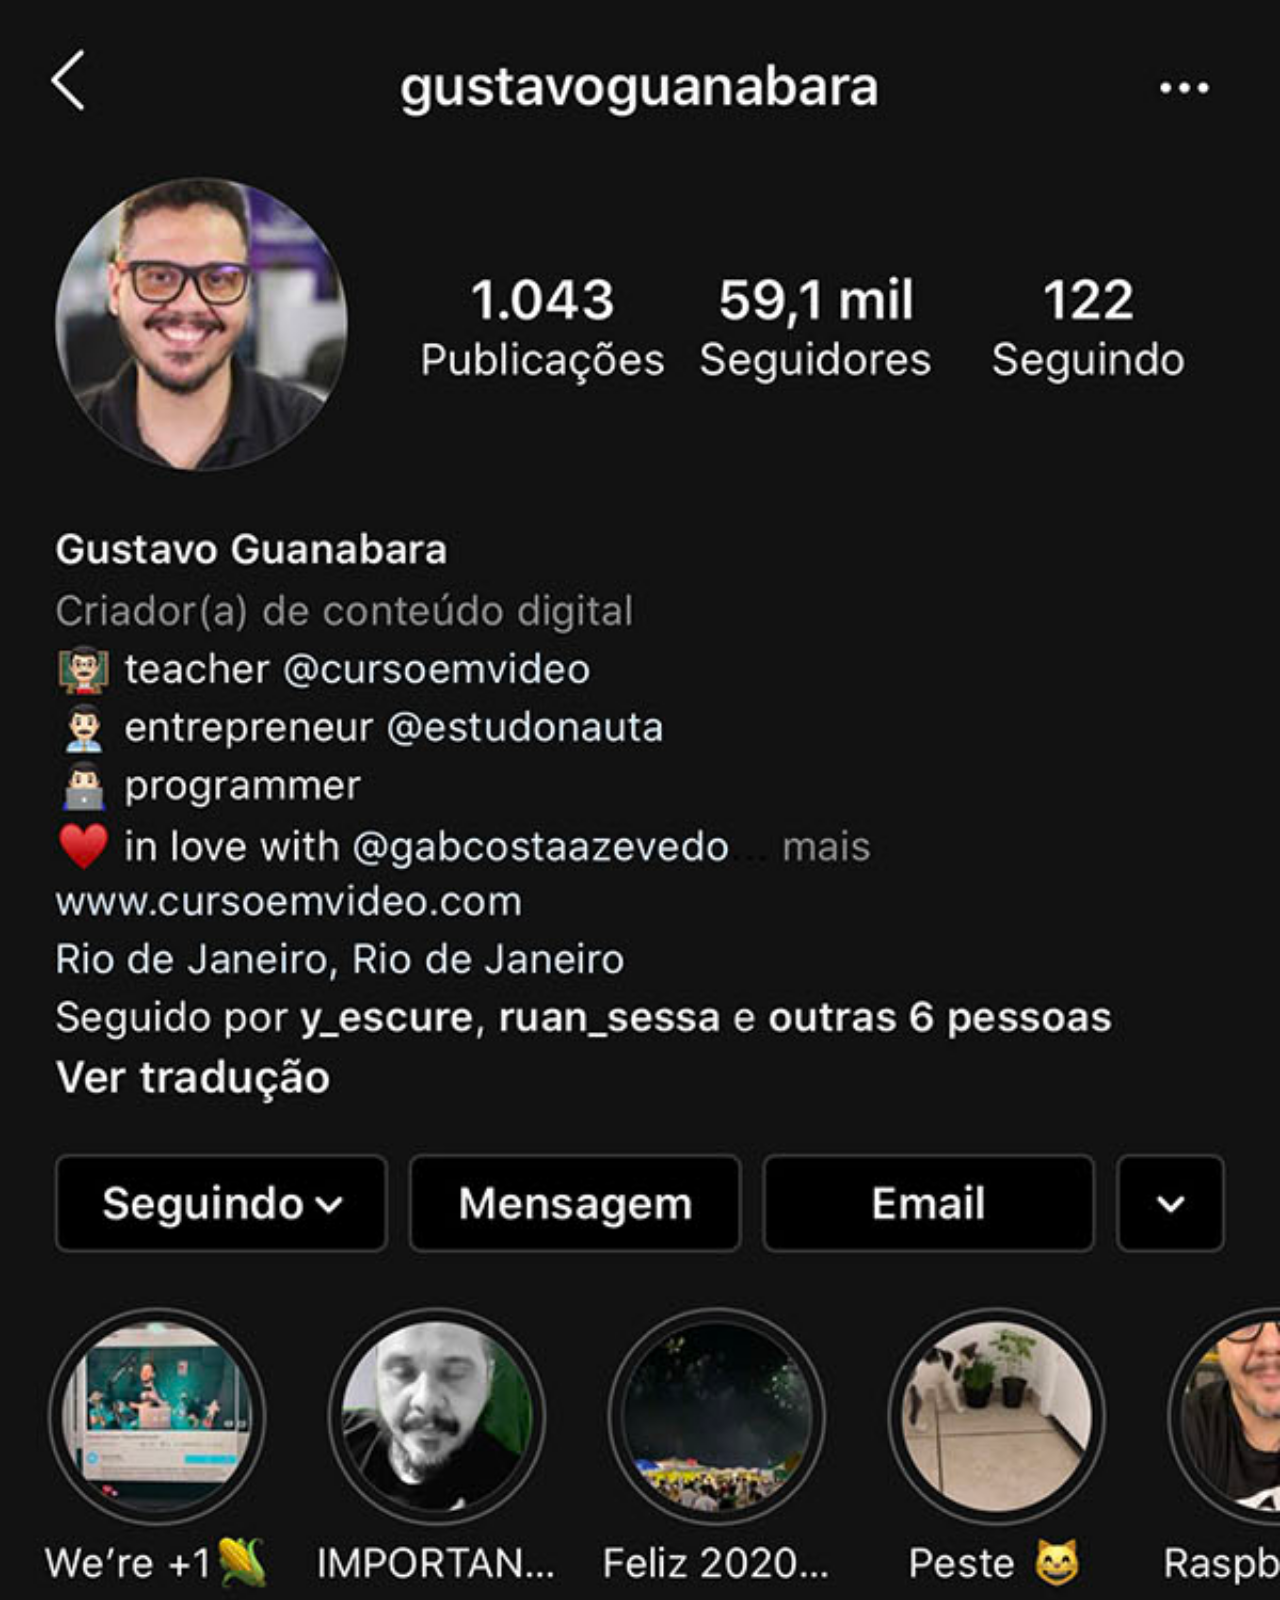
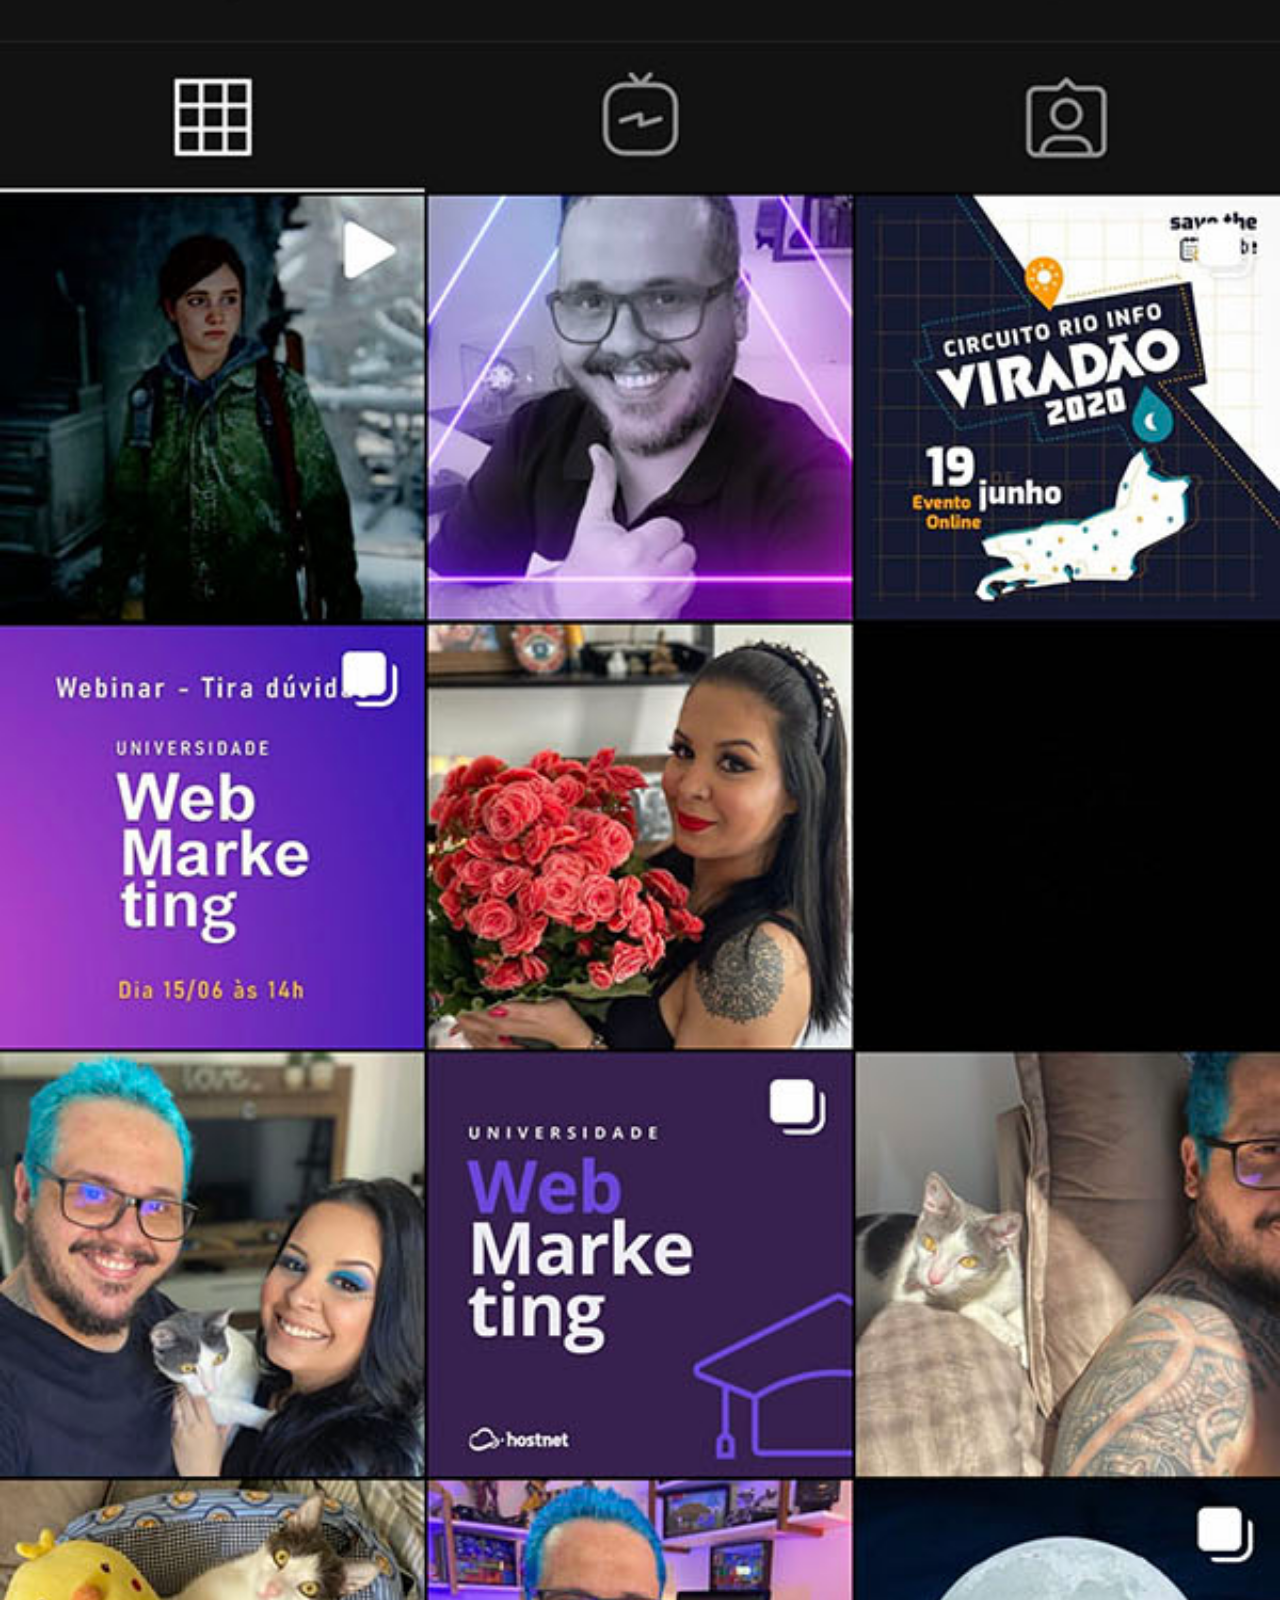
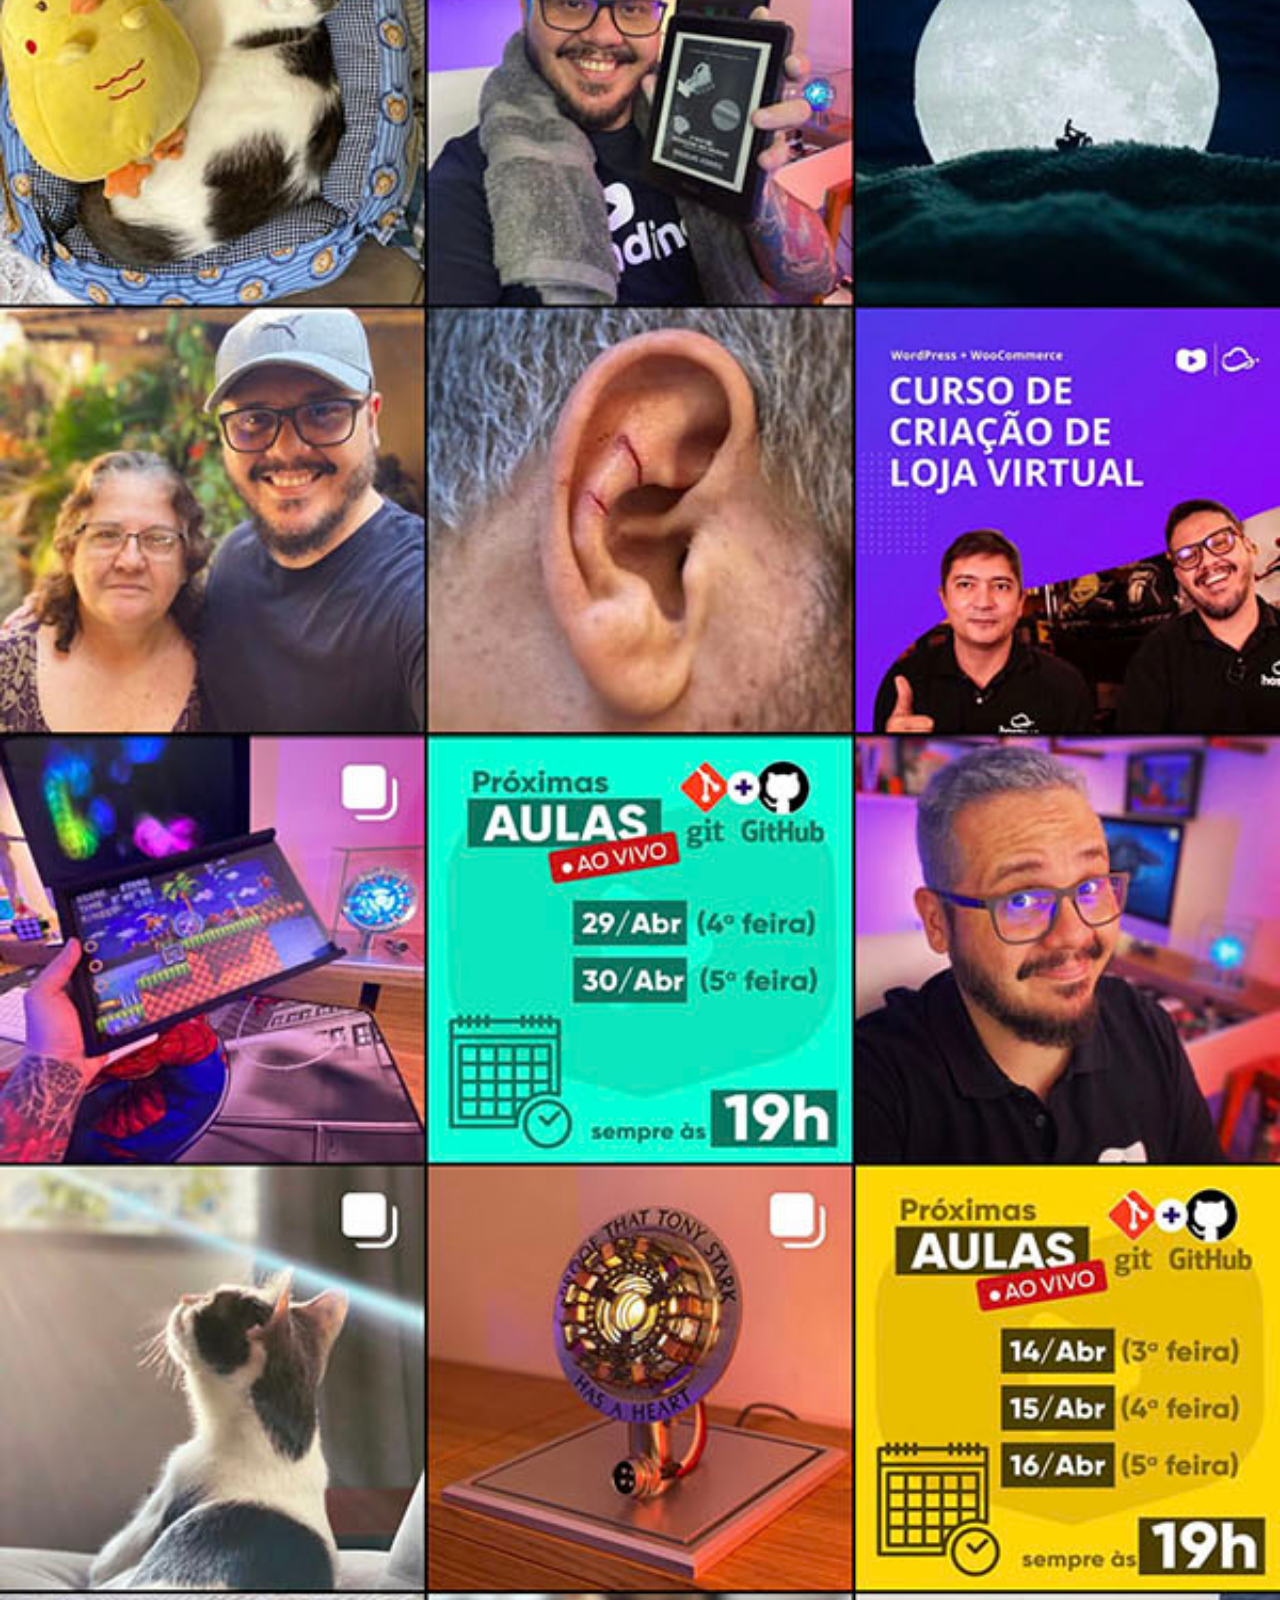
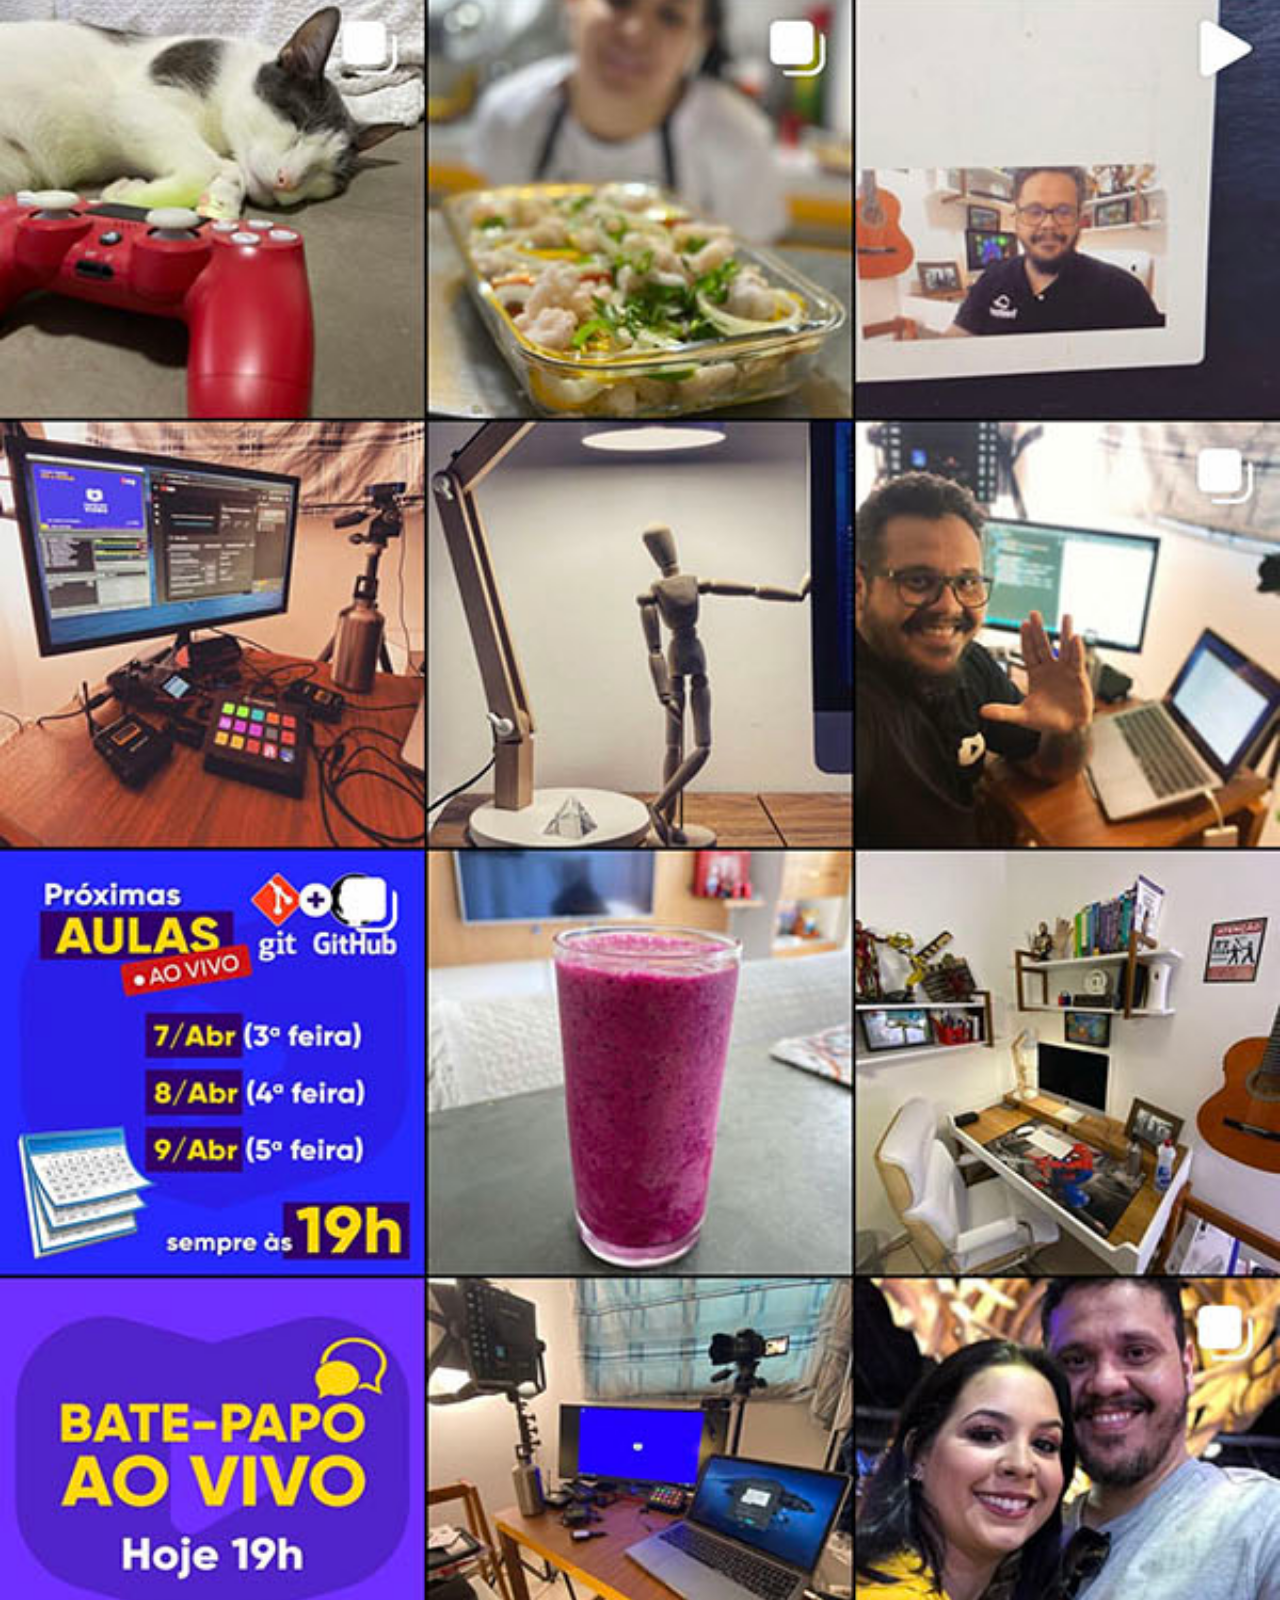
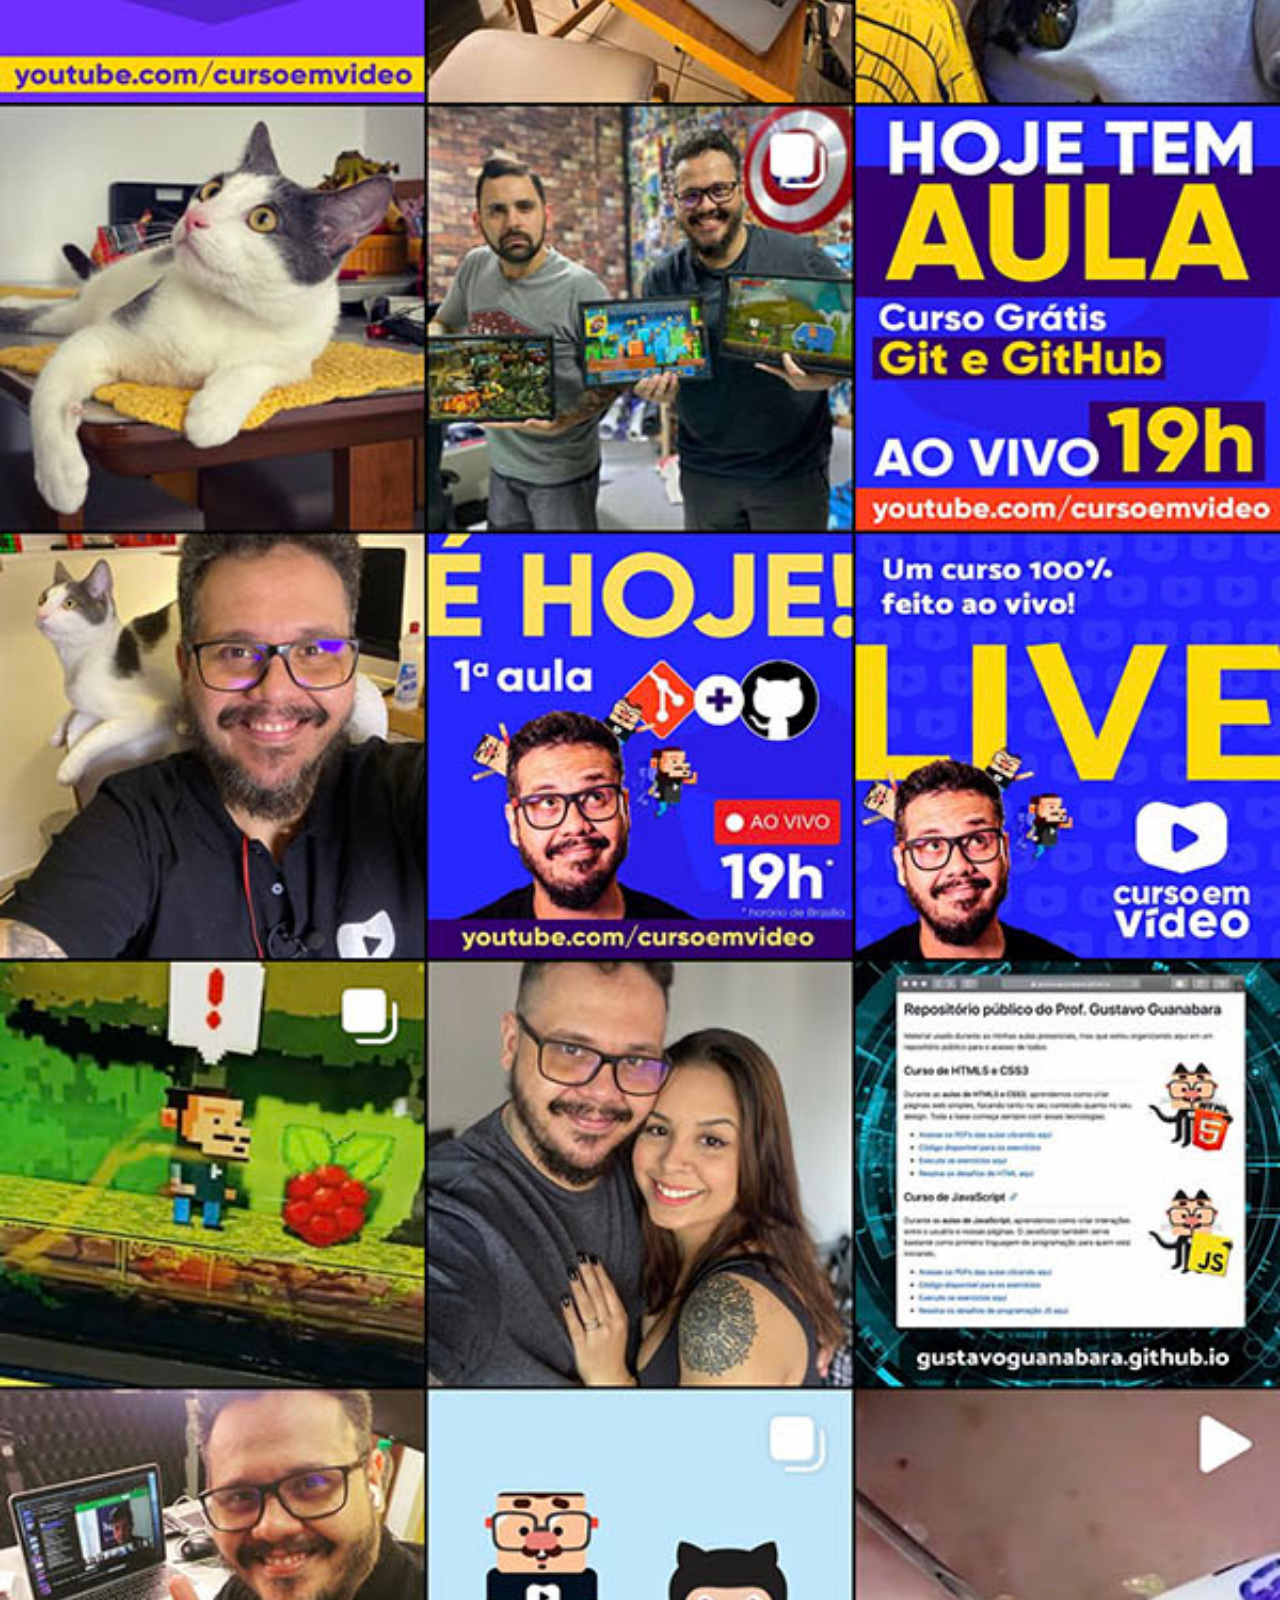
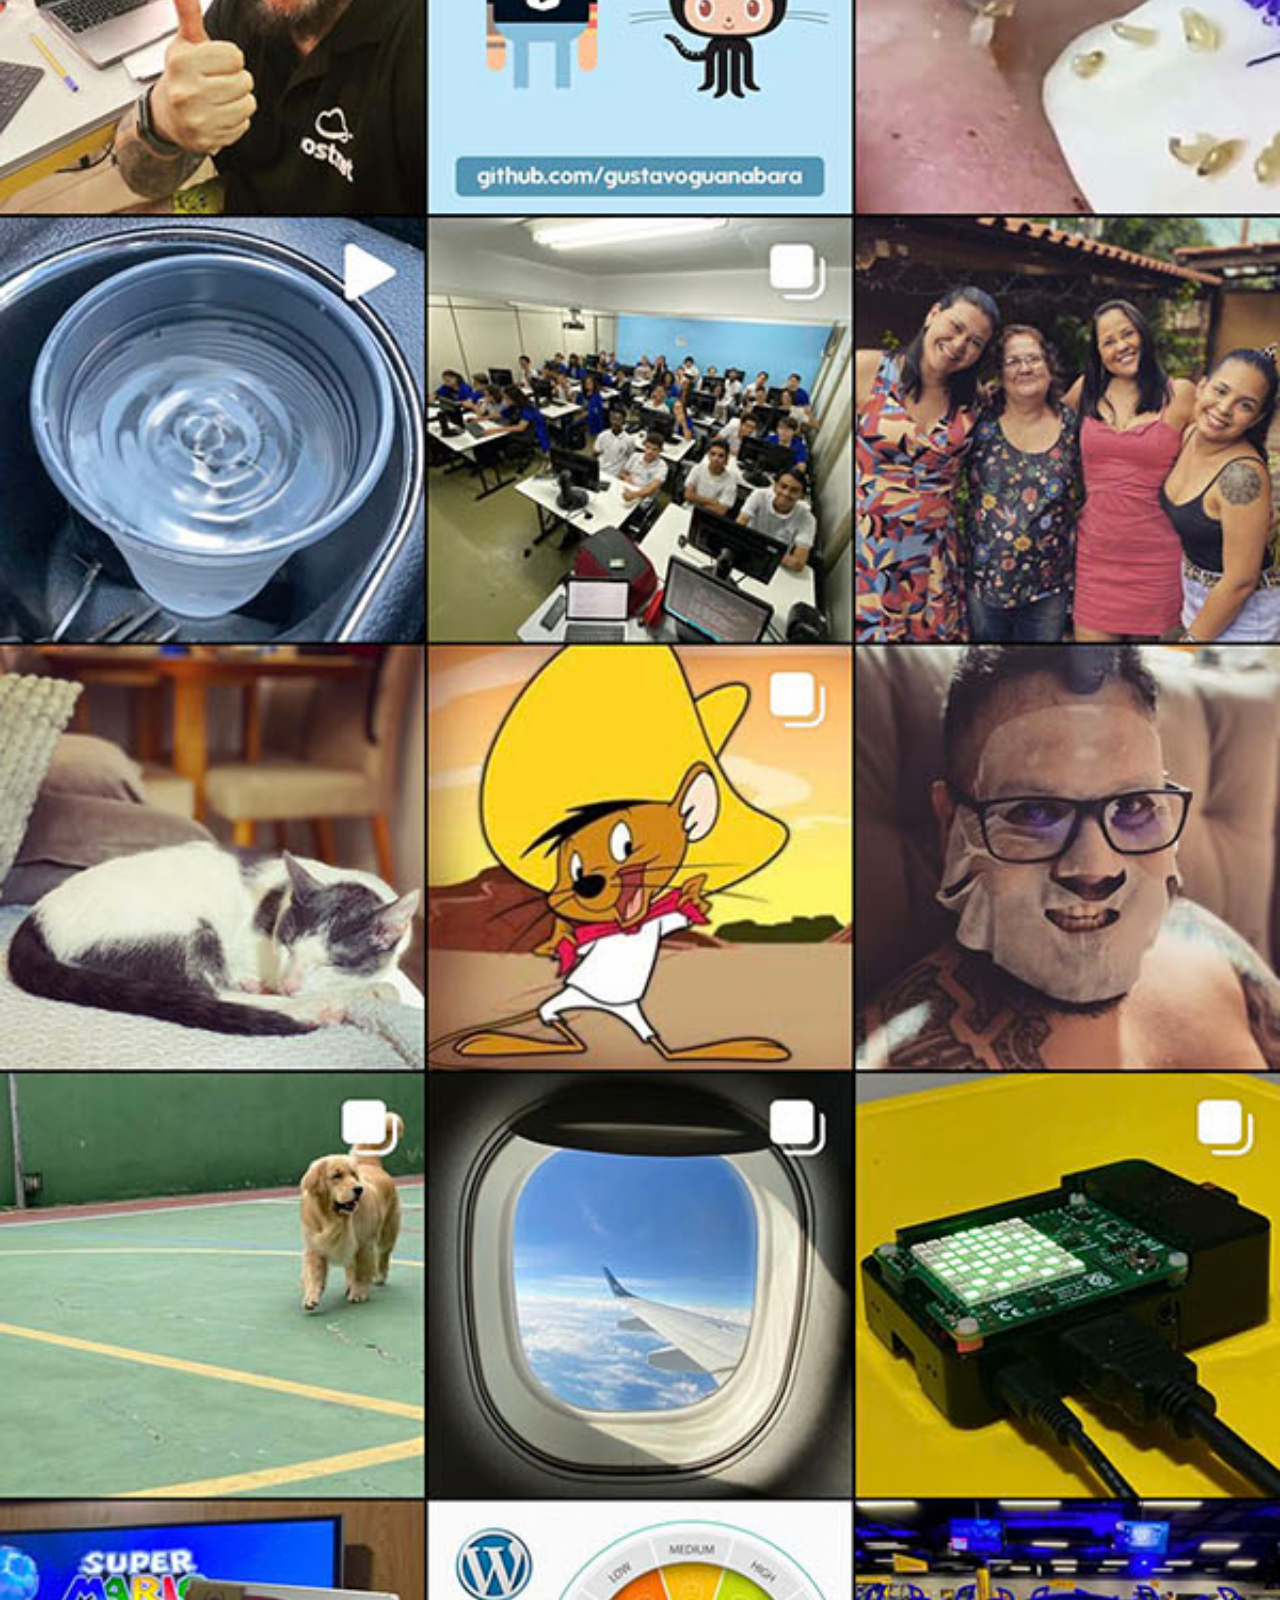
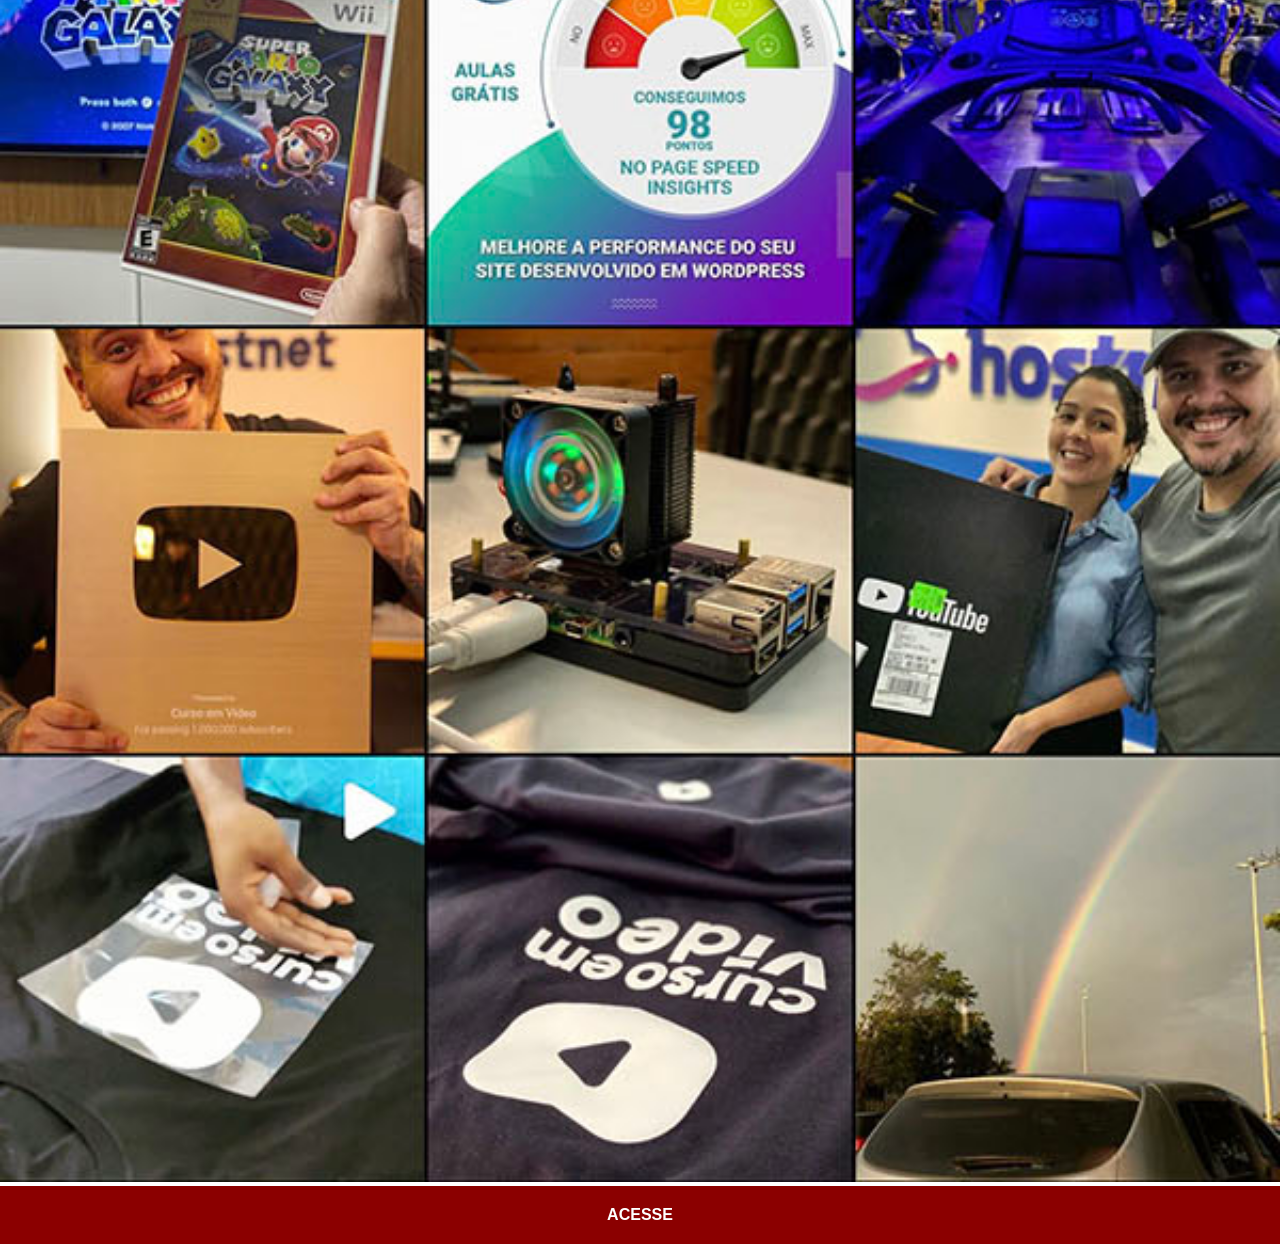
<file: instagram.html>
<!DOCTYPE html>
<html lang="pt-br">
<head>
    <meta charset="UTF-8">
    <meta name="viewport" content="width=device-width,initial-scale=1.0">
    <link rel="shortcut icon" href="favicon.ico" type="image/x-icon">
    <link rel="stylesheet" href="./estilos/social.css">
    <title>Instagram</title>
</head>
<body>
    <img src="./imagens/tela-instagram.jpg" alt="Instagram">
    <a href="https://instagram.com.br" target="_blank">ACESSE</a>
</body>
</html>
</file>
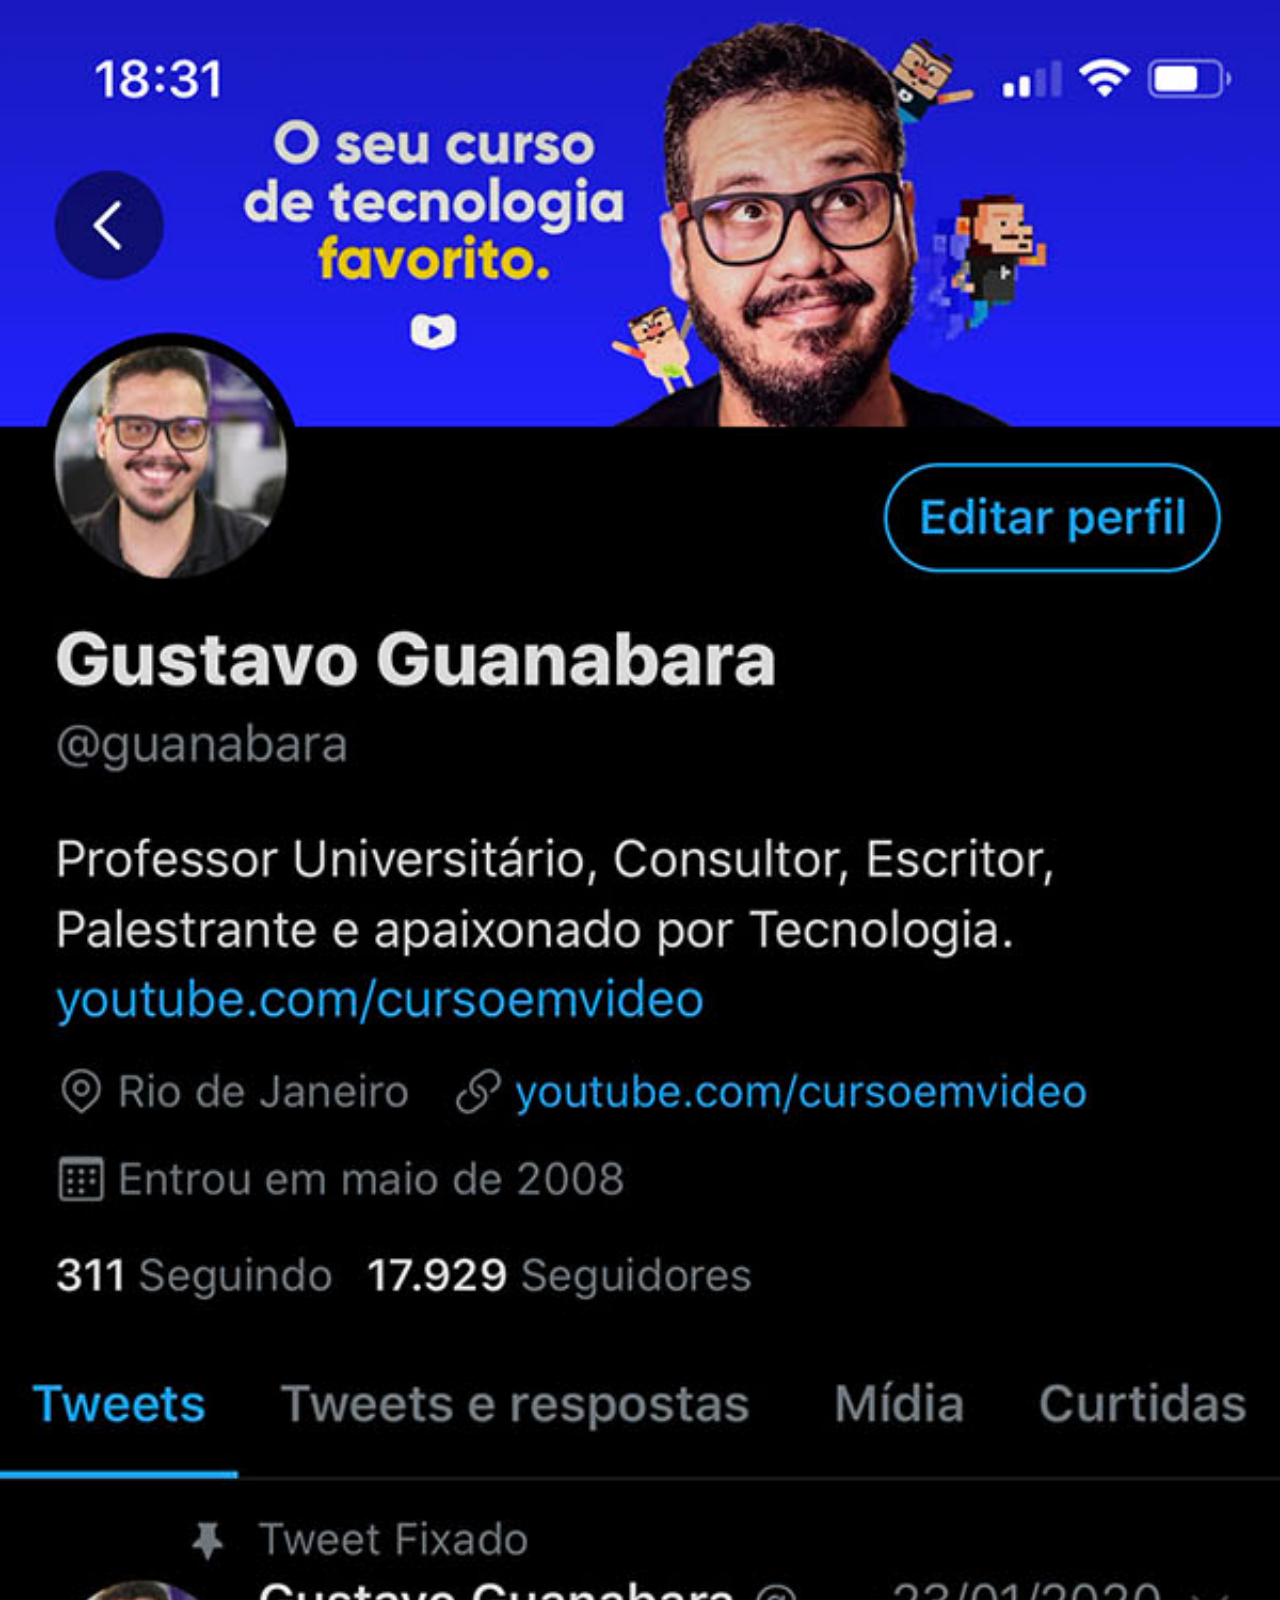
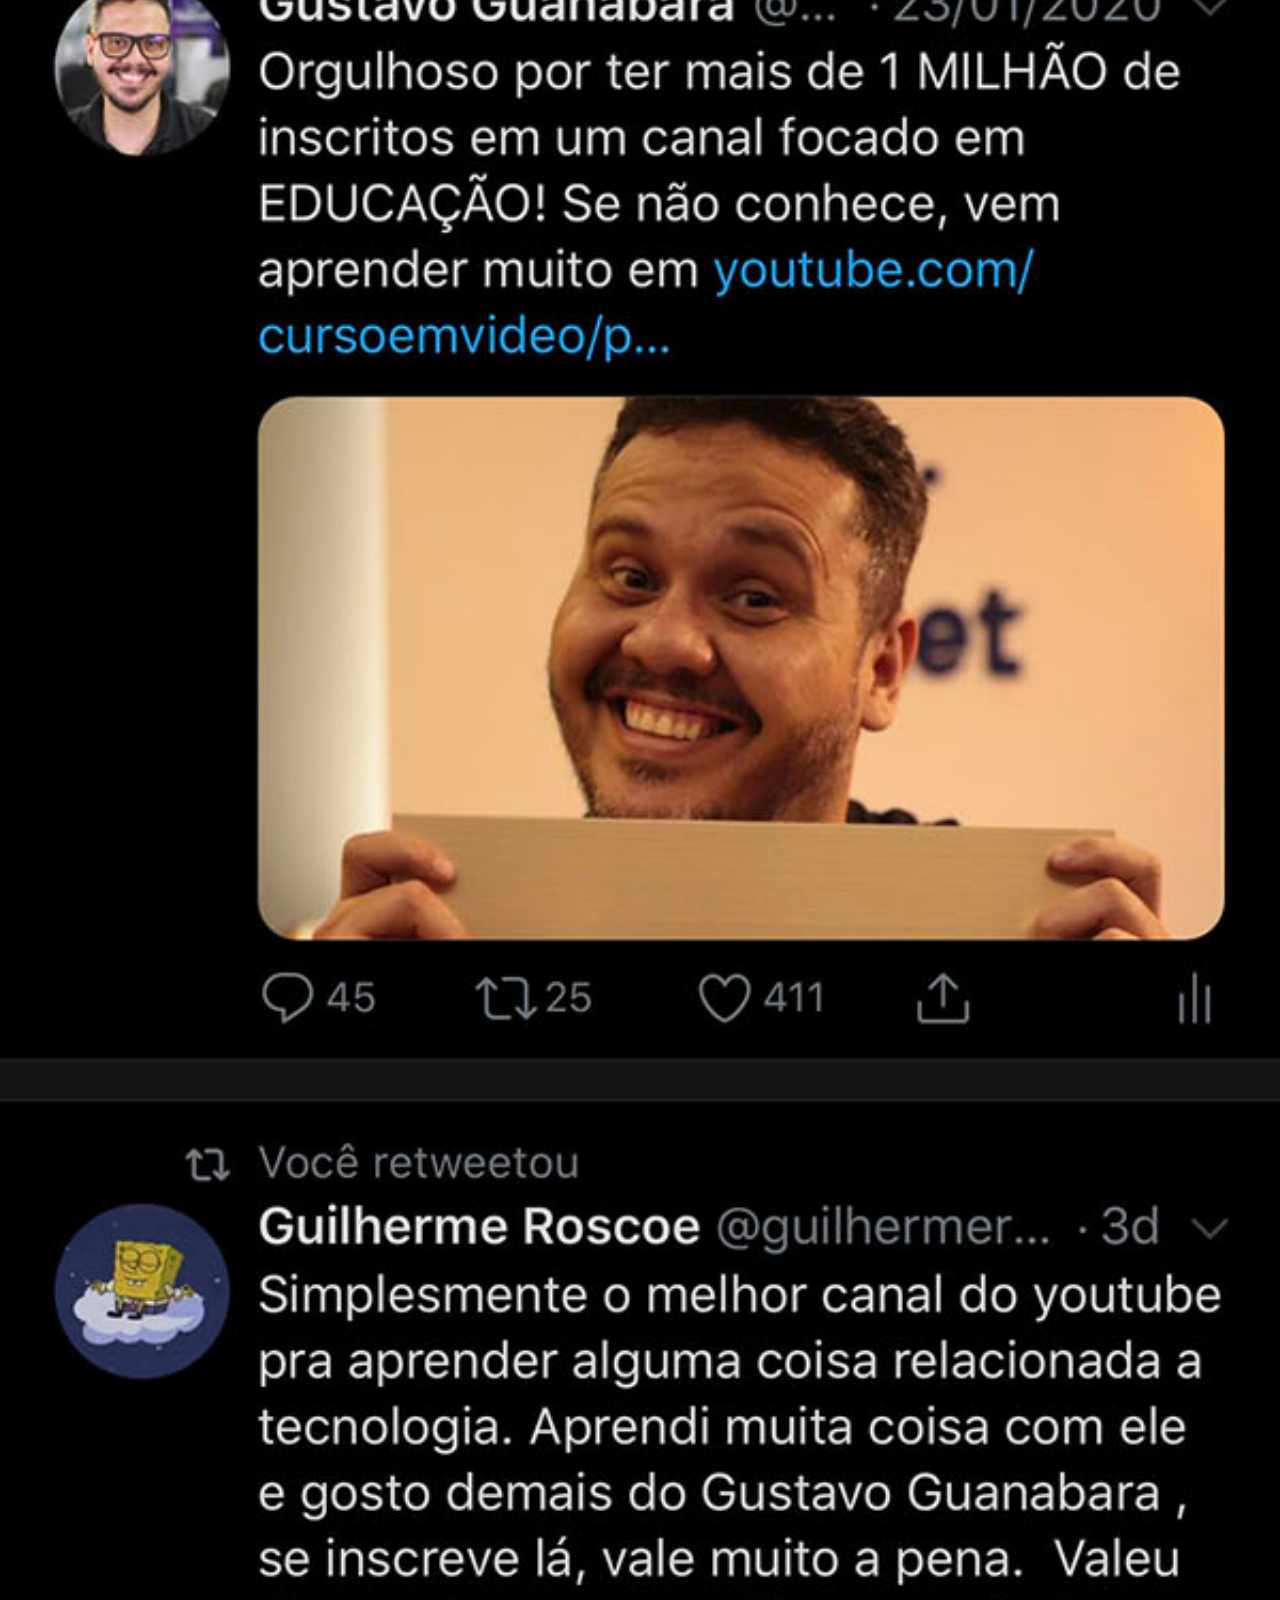
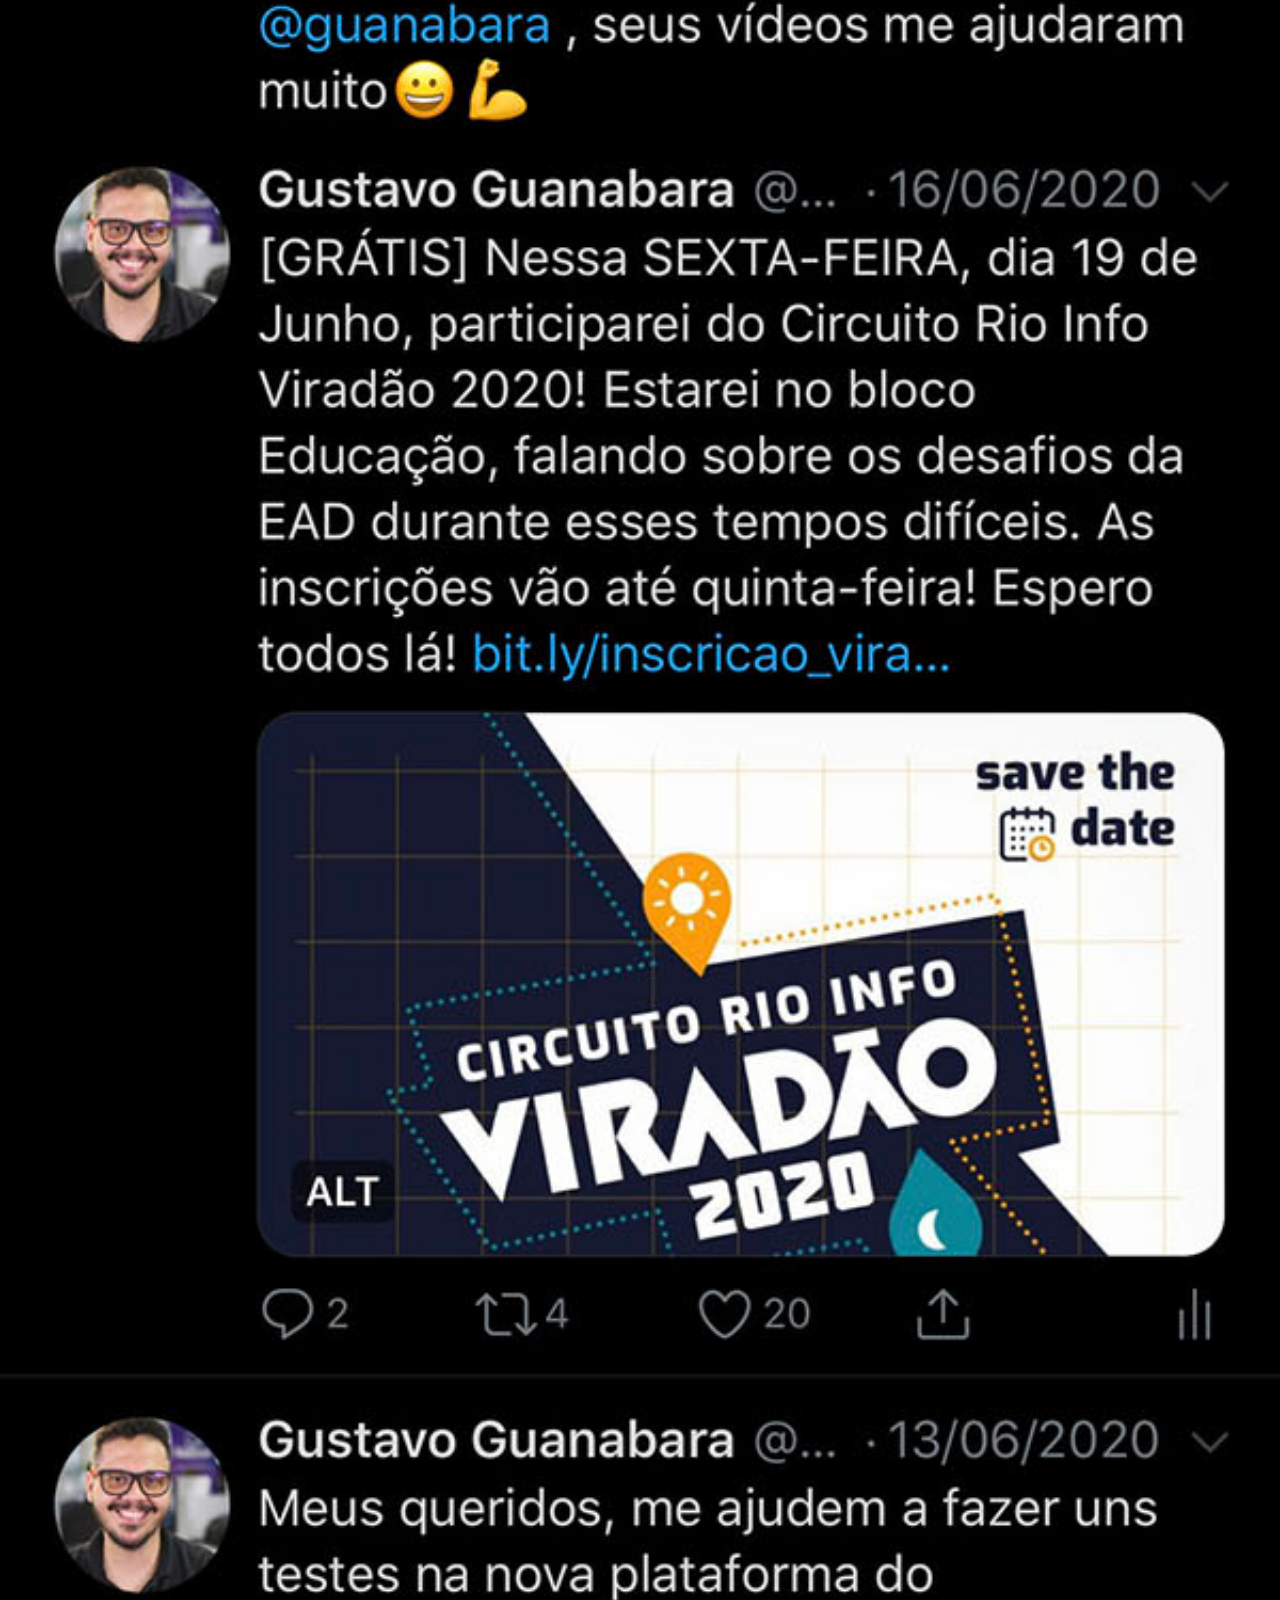
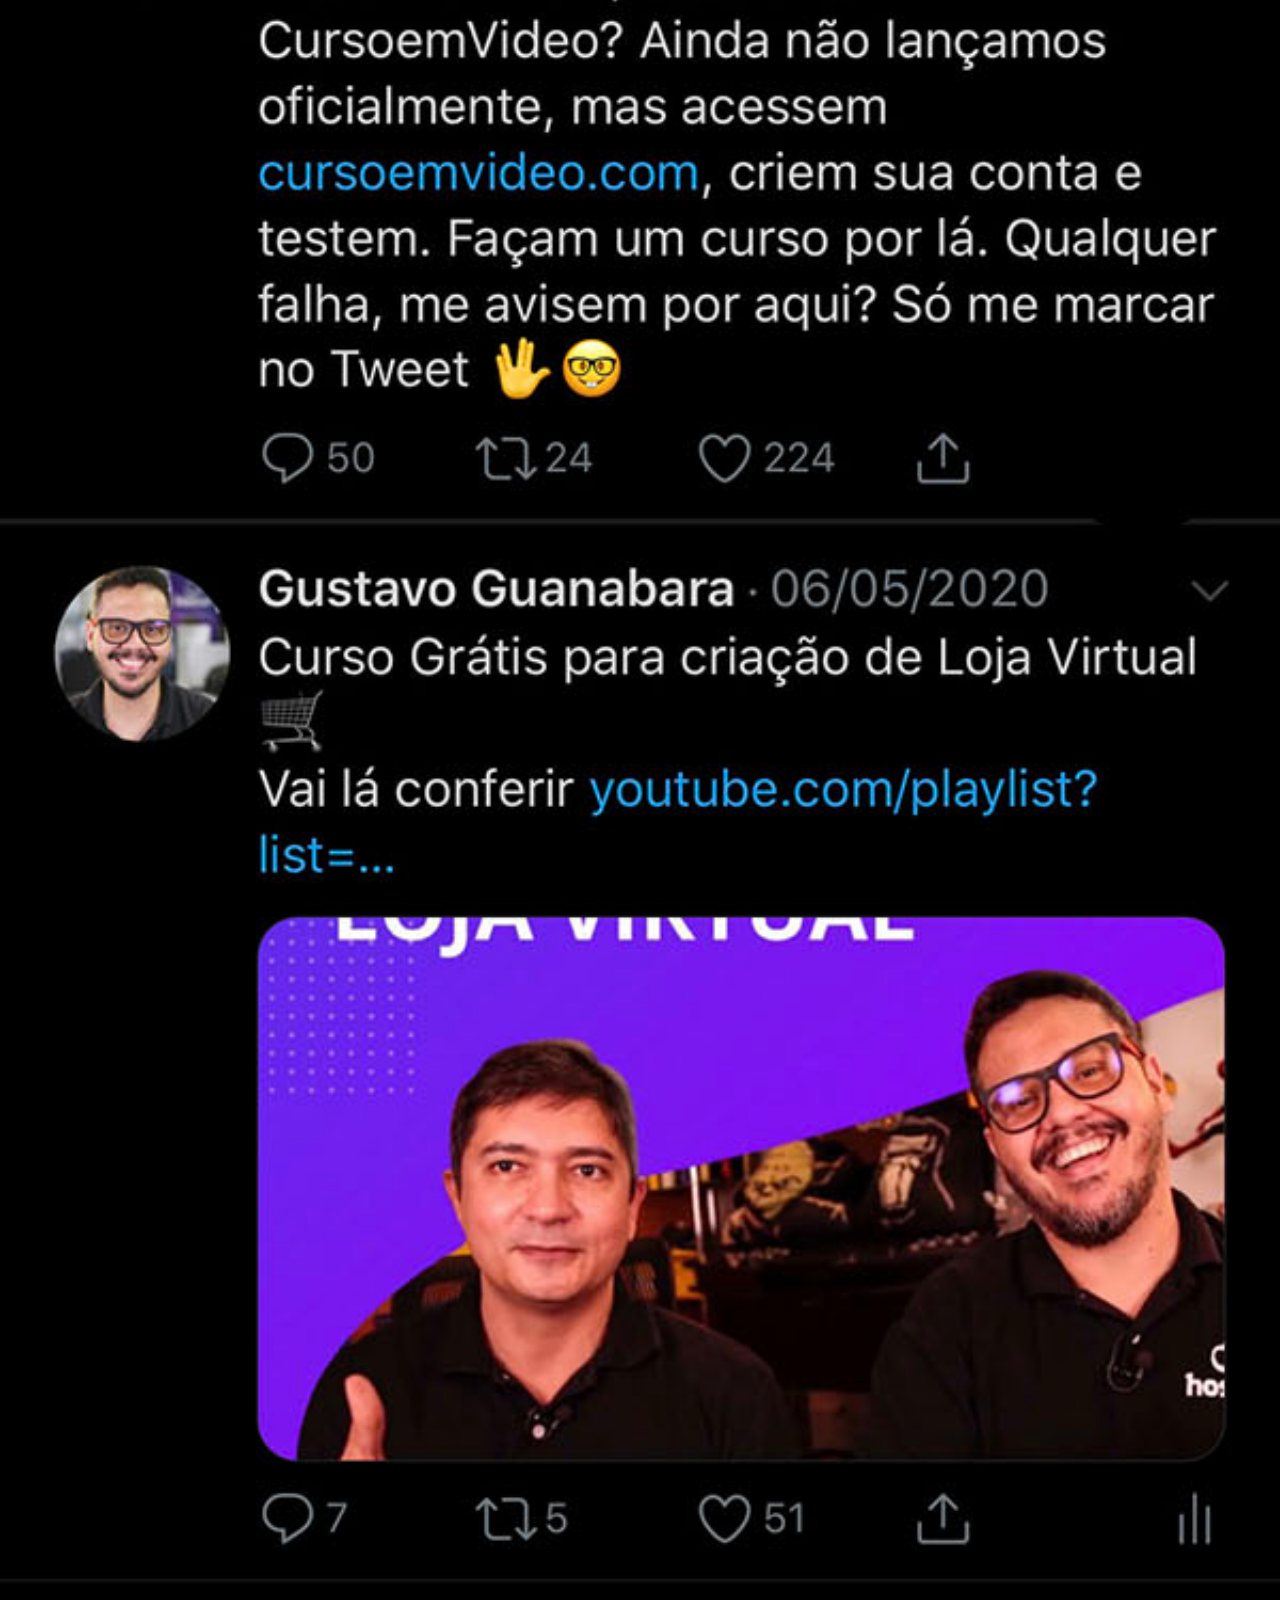
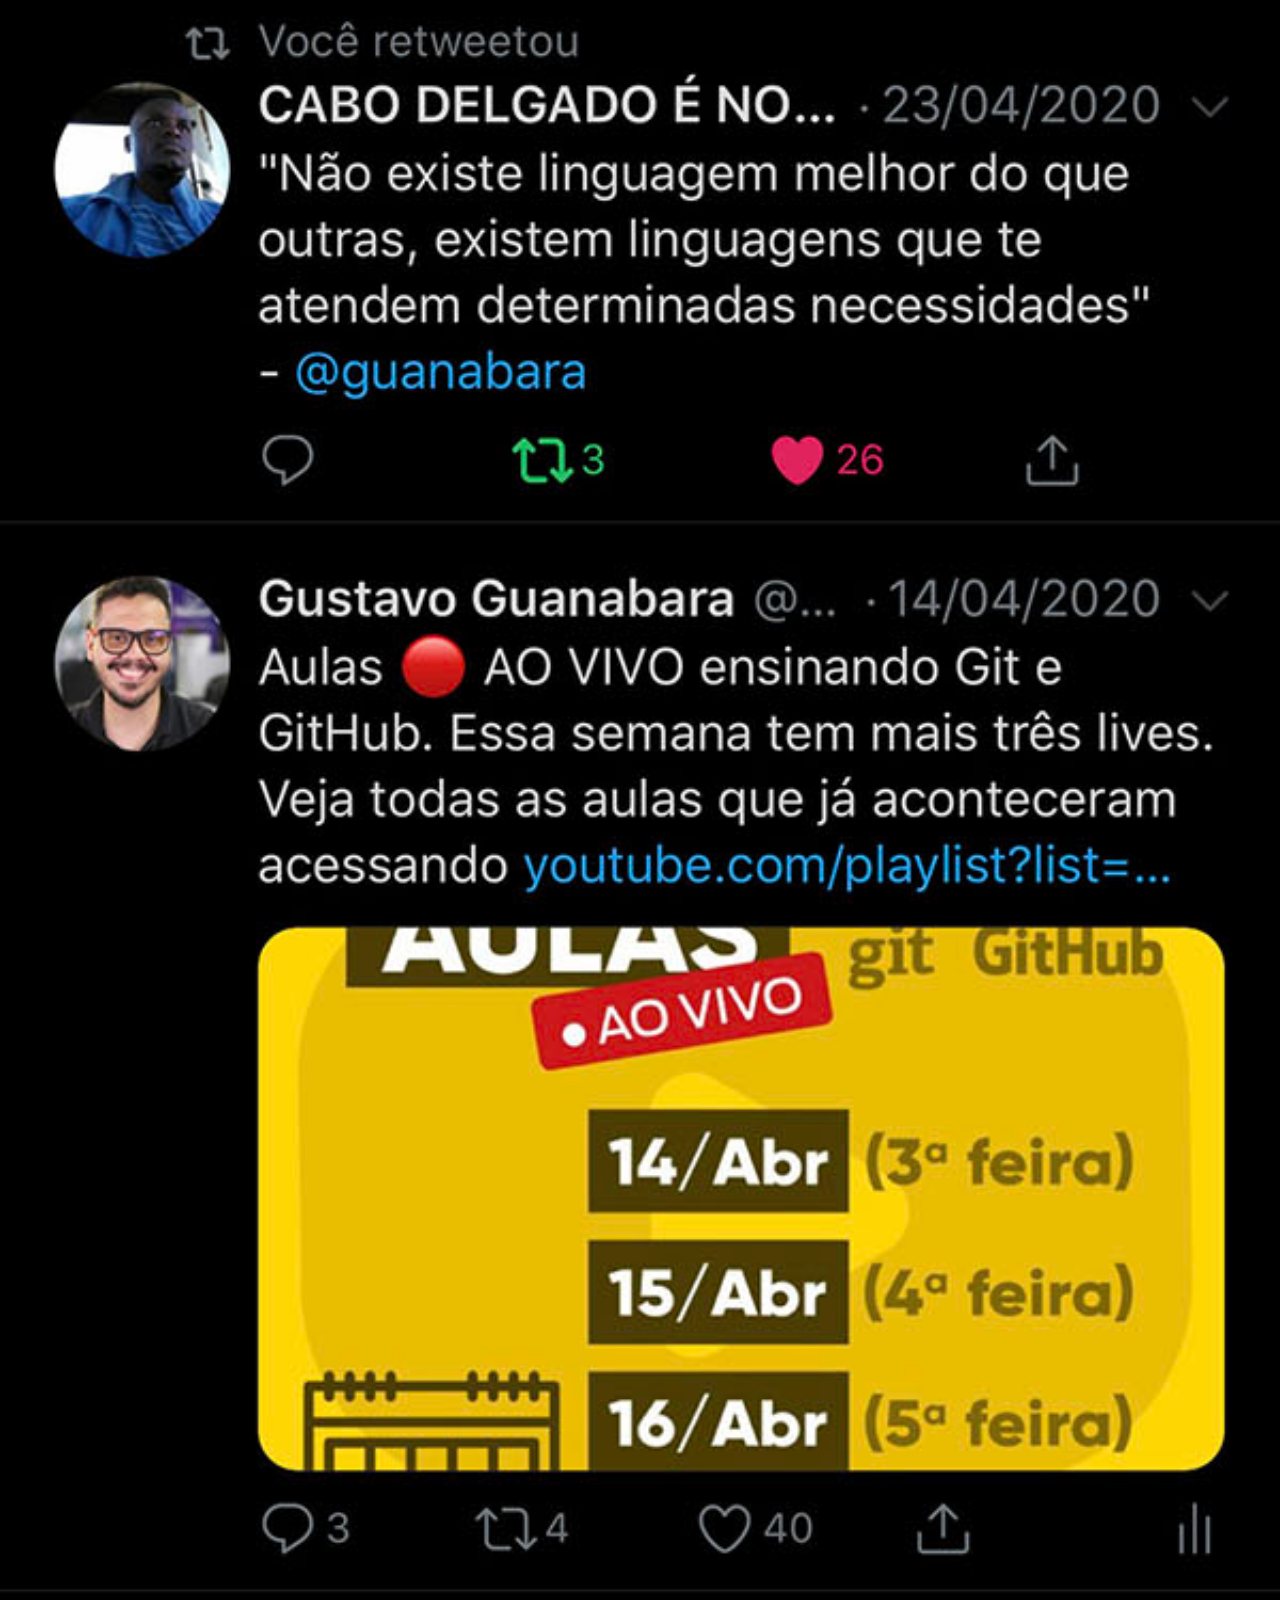
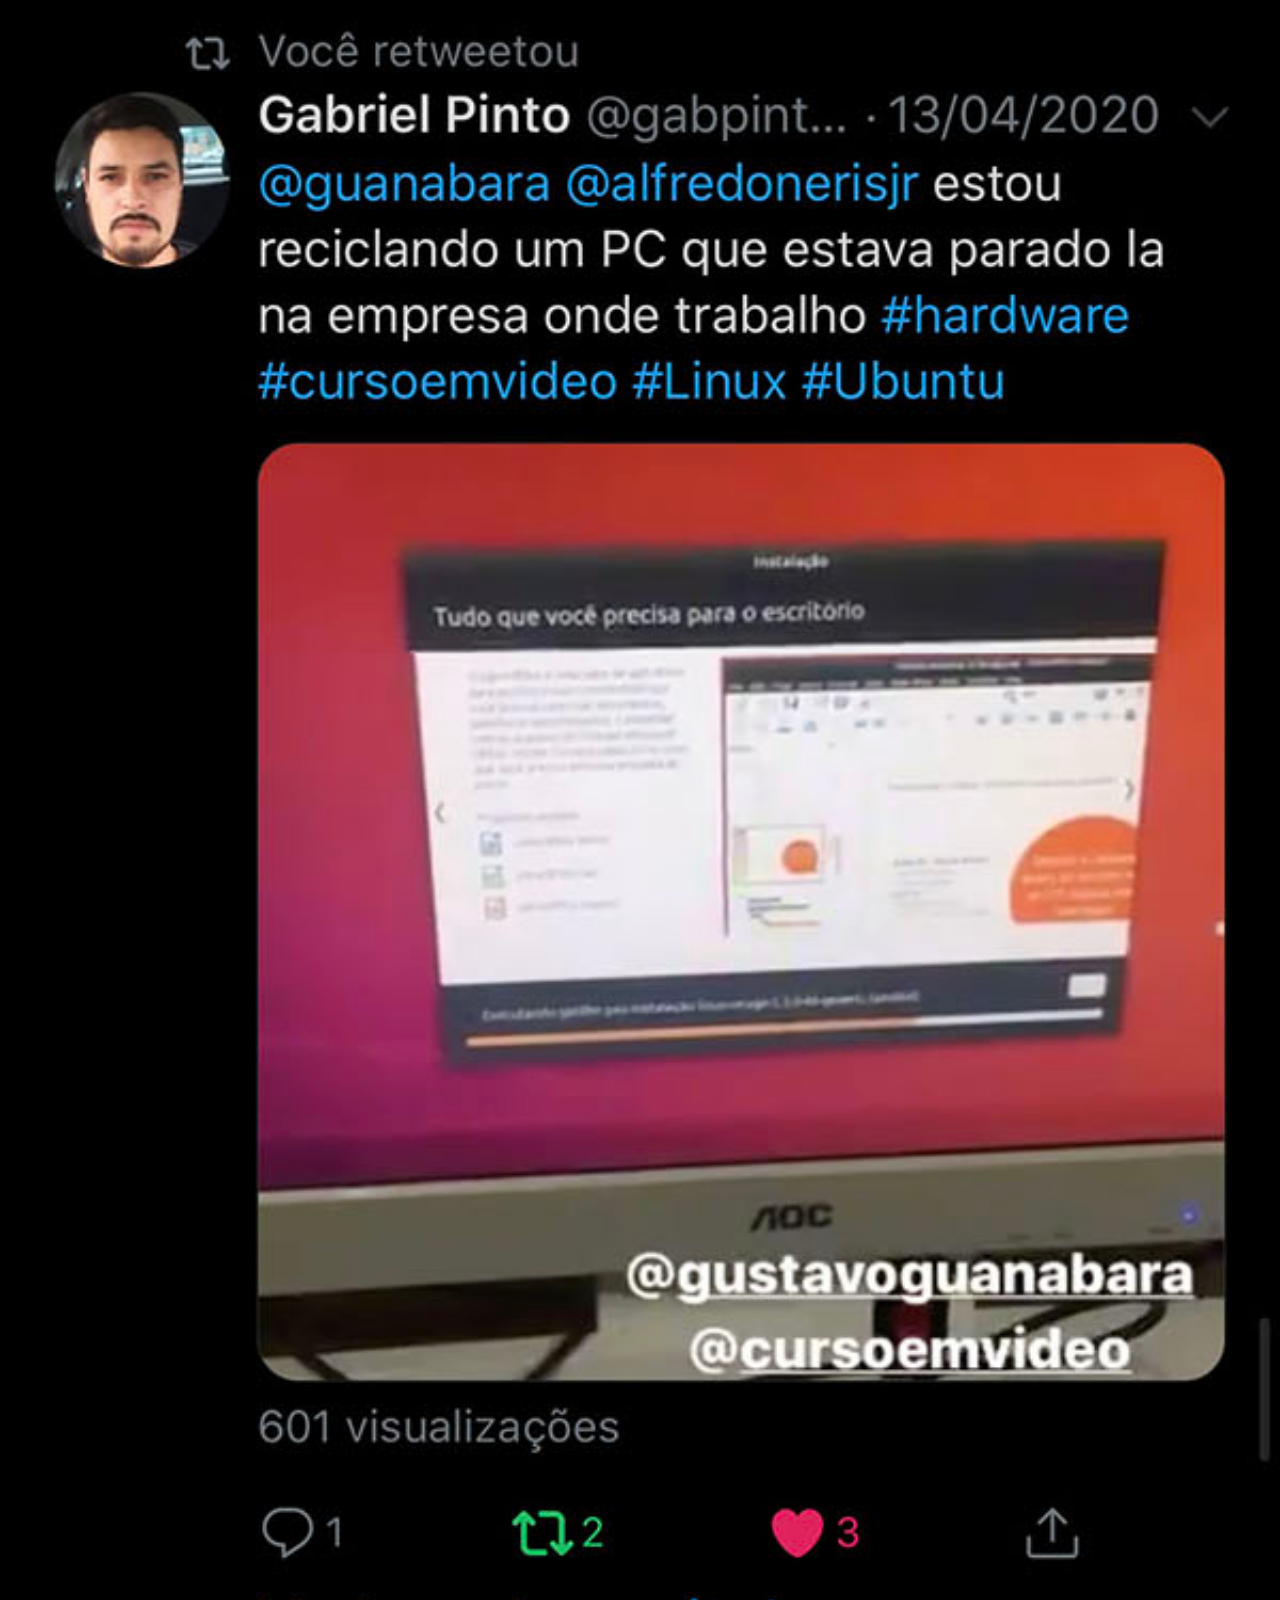
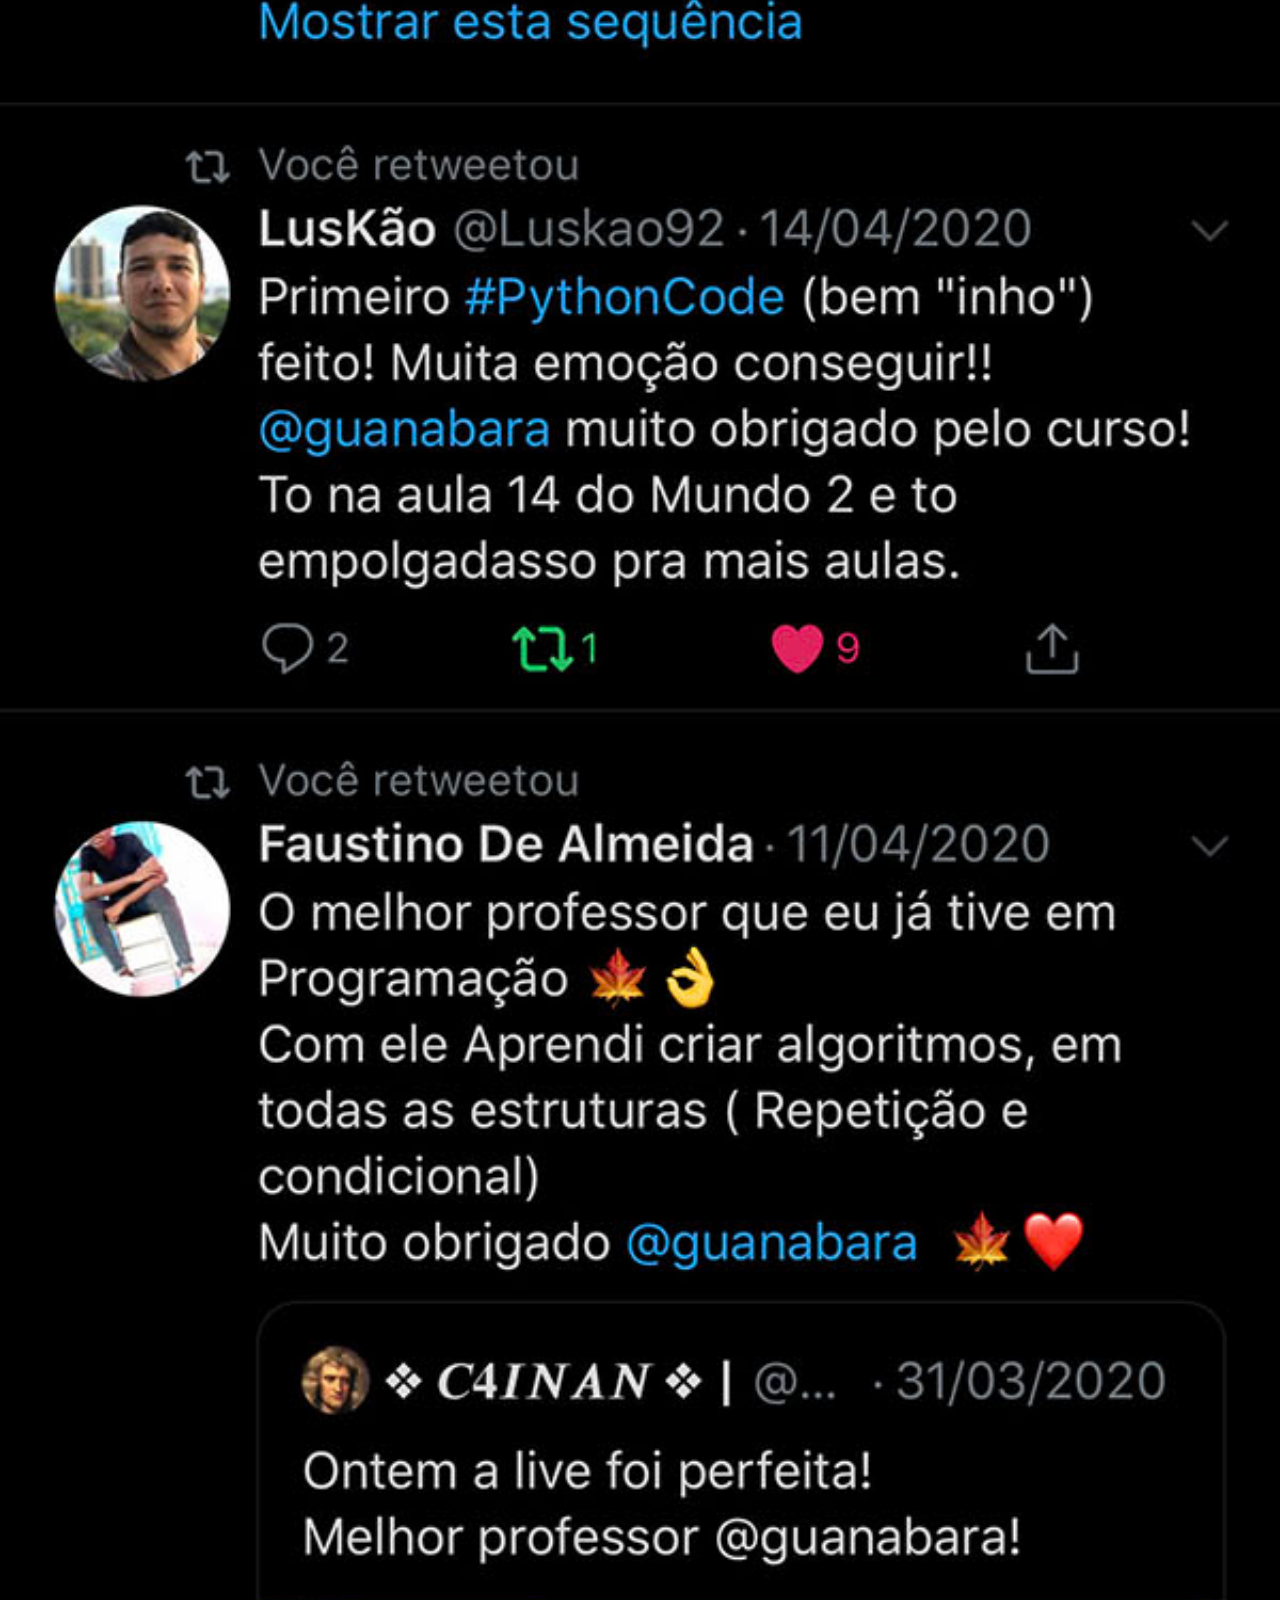
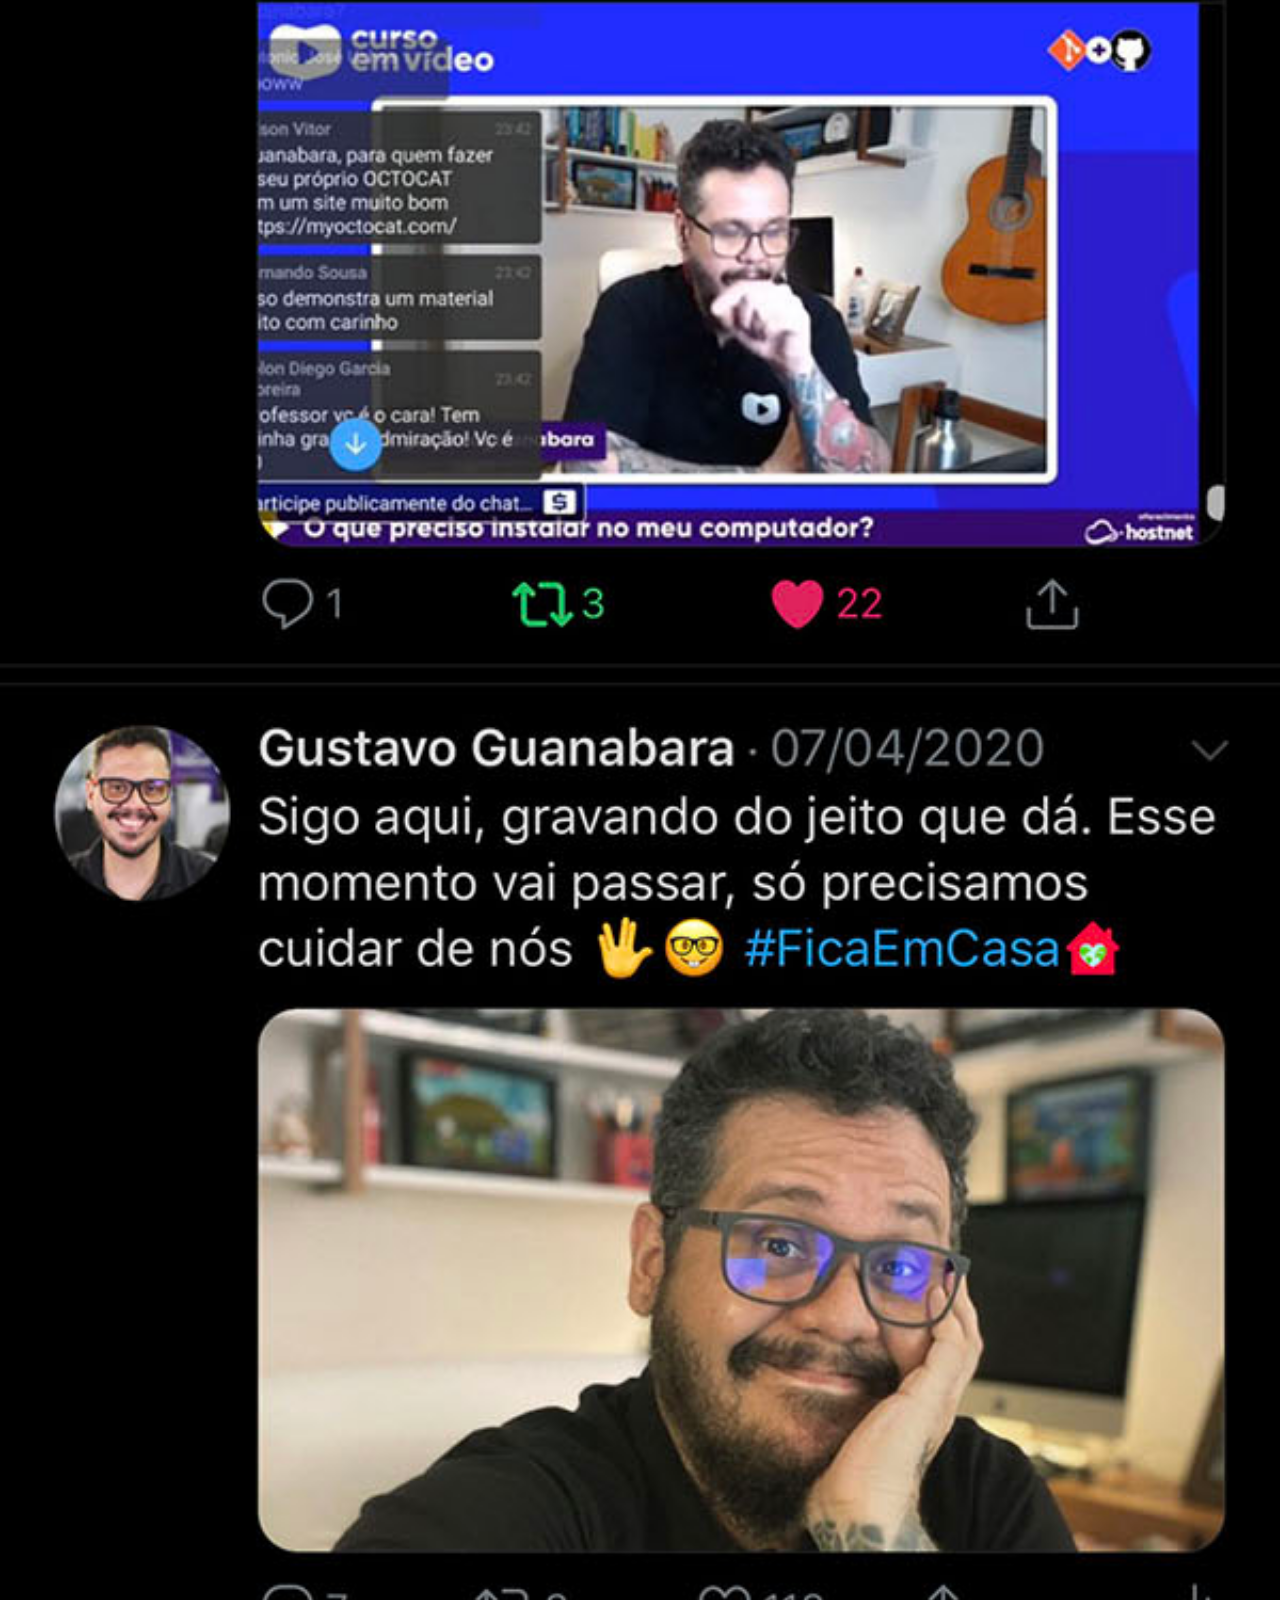
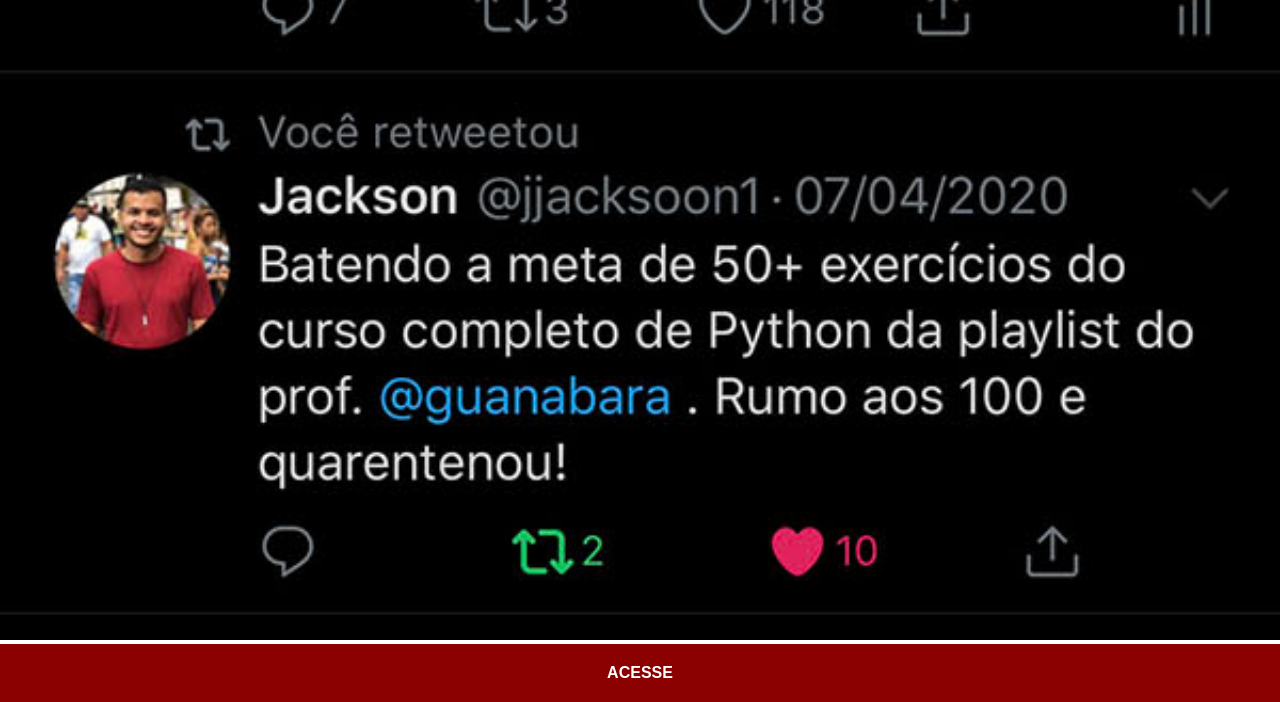
<file: twitter.html>
<!DOCTYPE html>
<html lang="pt-br">
<head>
    <meta charset="UTF-8">
    <meta name="viewport" content="width=device-width, initial-scale=1.0">
    <link rel="shortcut icon" href="favicon.ico" type="image/x-icon">
    <link rel="stylesheet" href="./estilos/social.css">
    <title>Twitter</title>
</head>
<body>
    <img src="./imagens/tela-twitter.jpg" alt="Twitter">
    <a href="http://twitter.com.br" target="_blank">ACESSE</a>
</body>
</html>
</file>
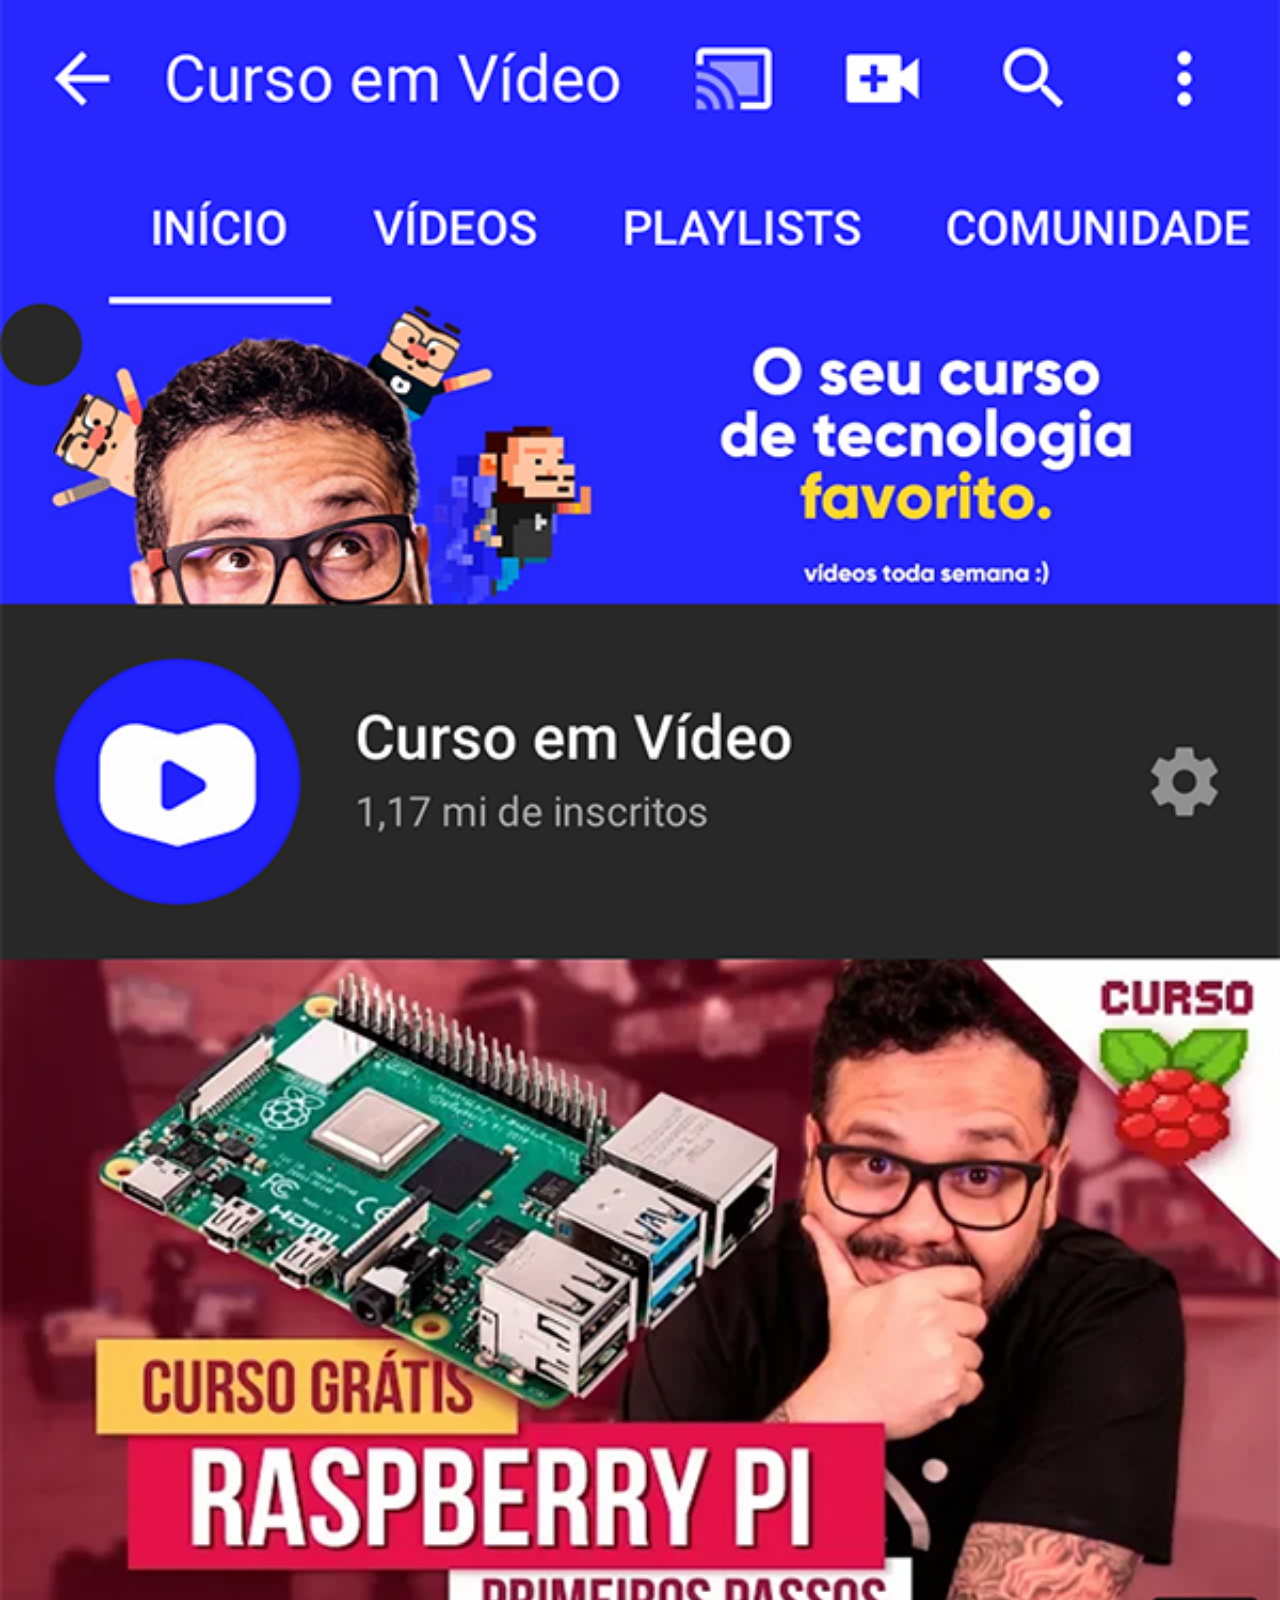
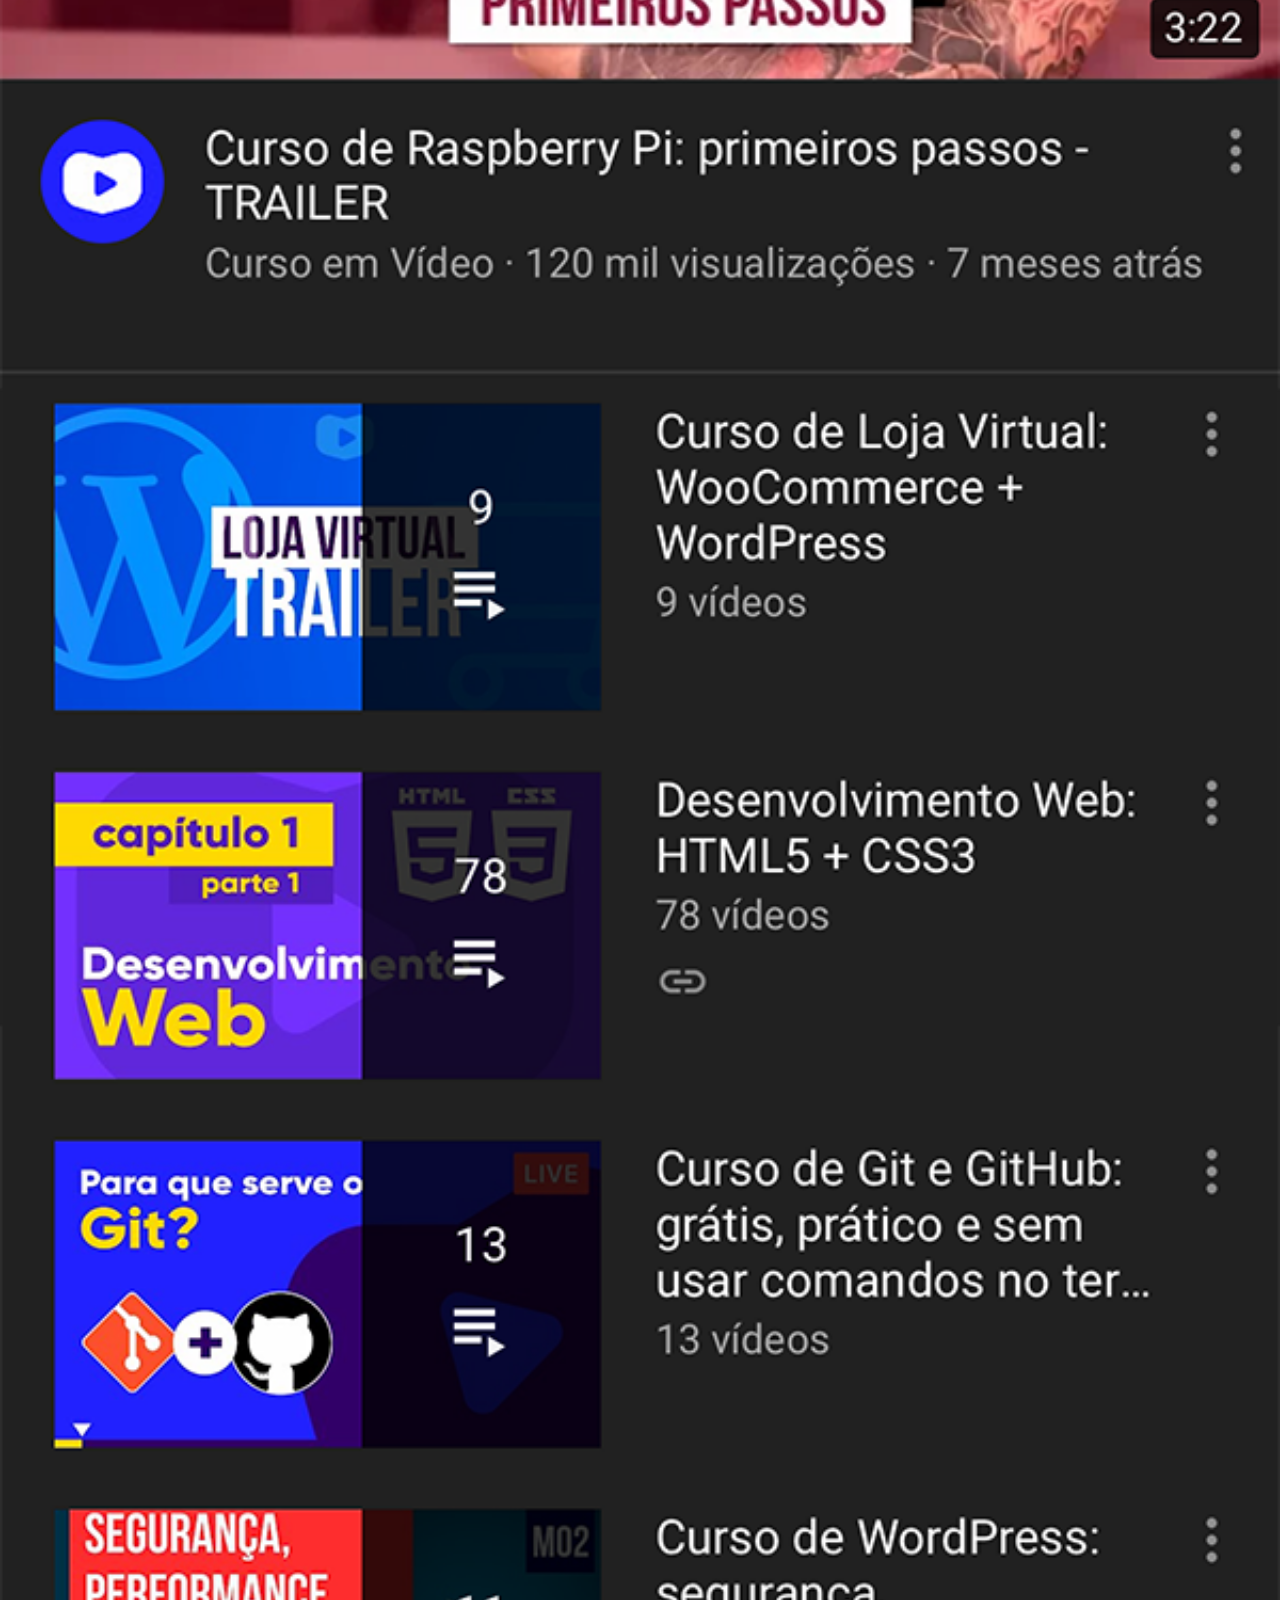
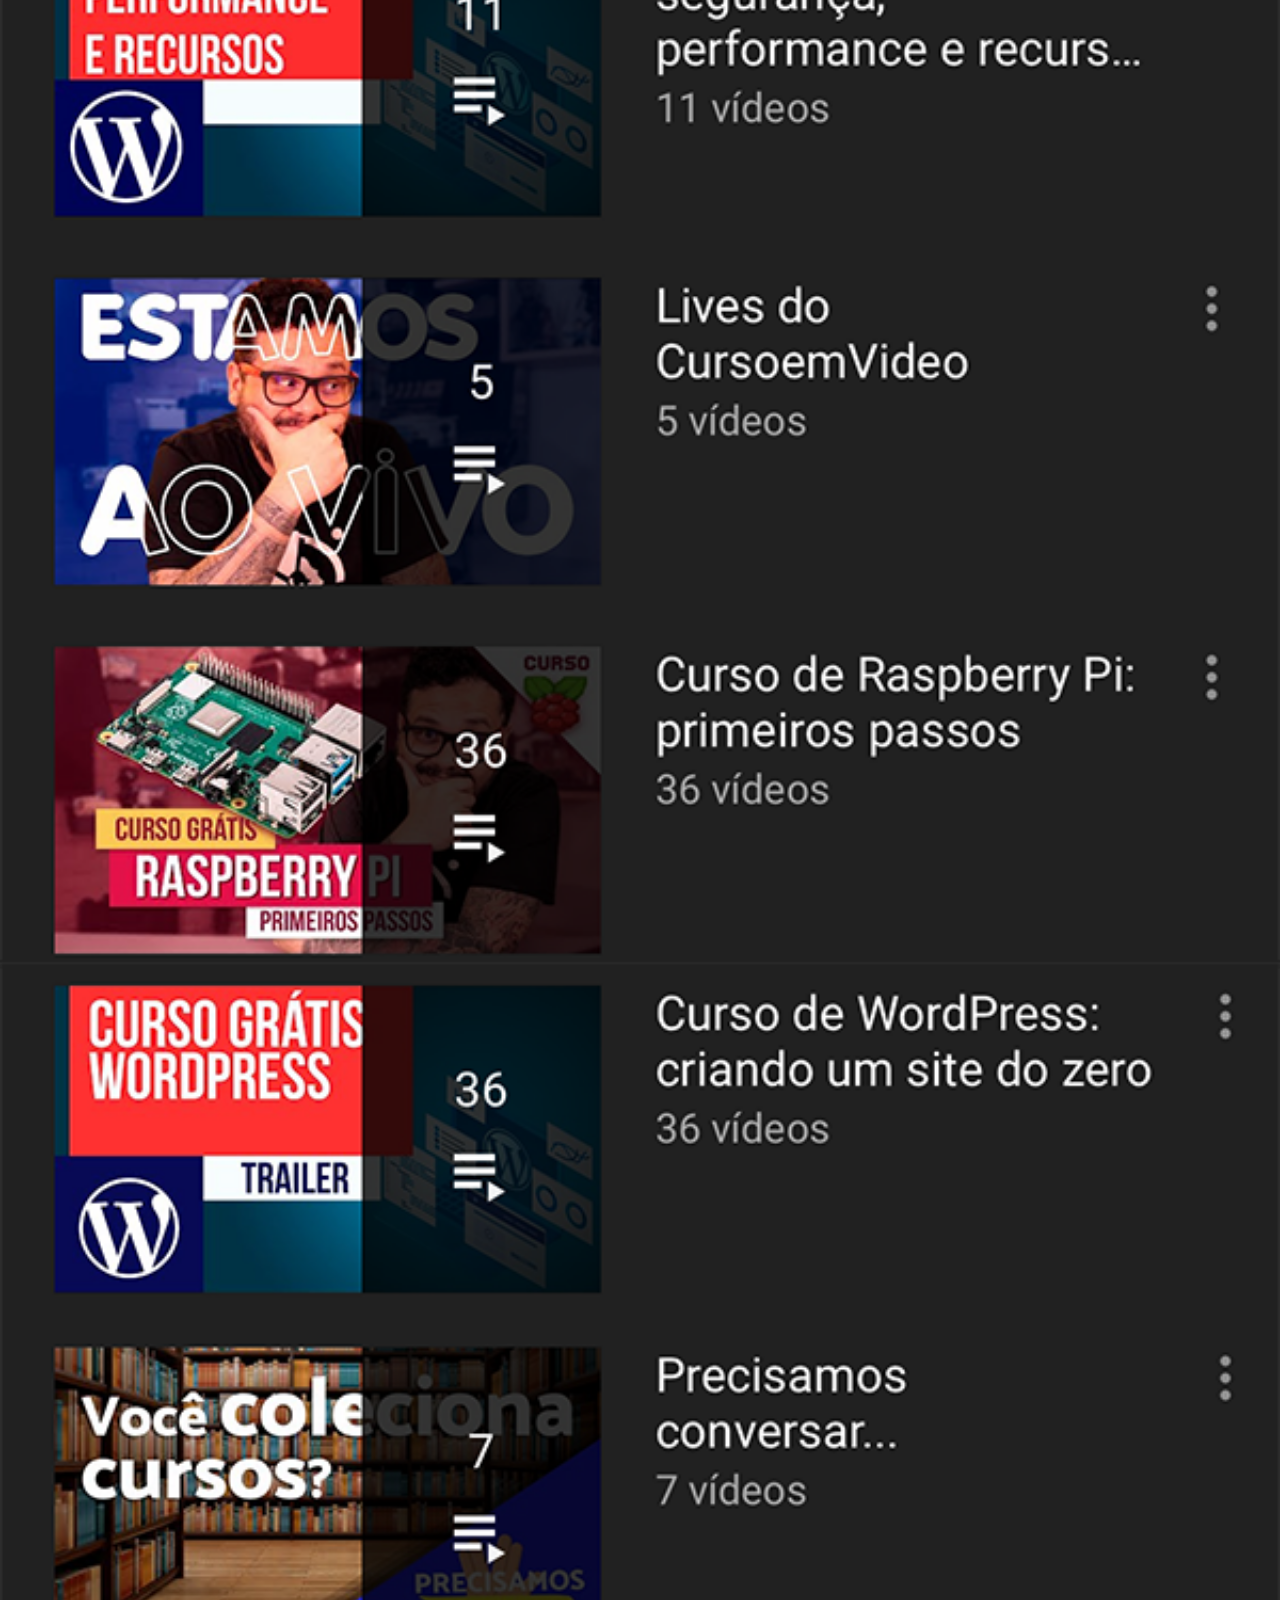
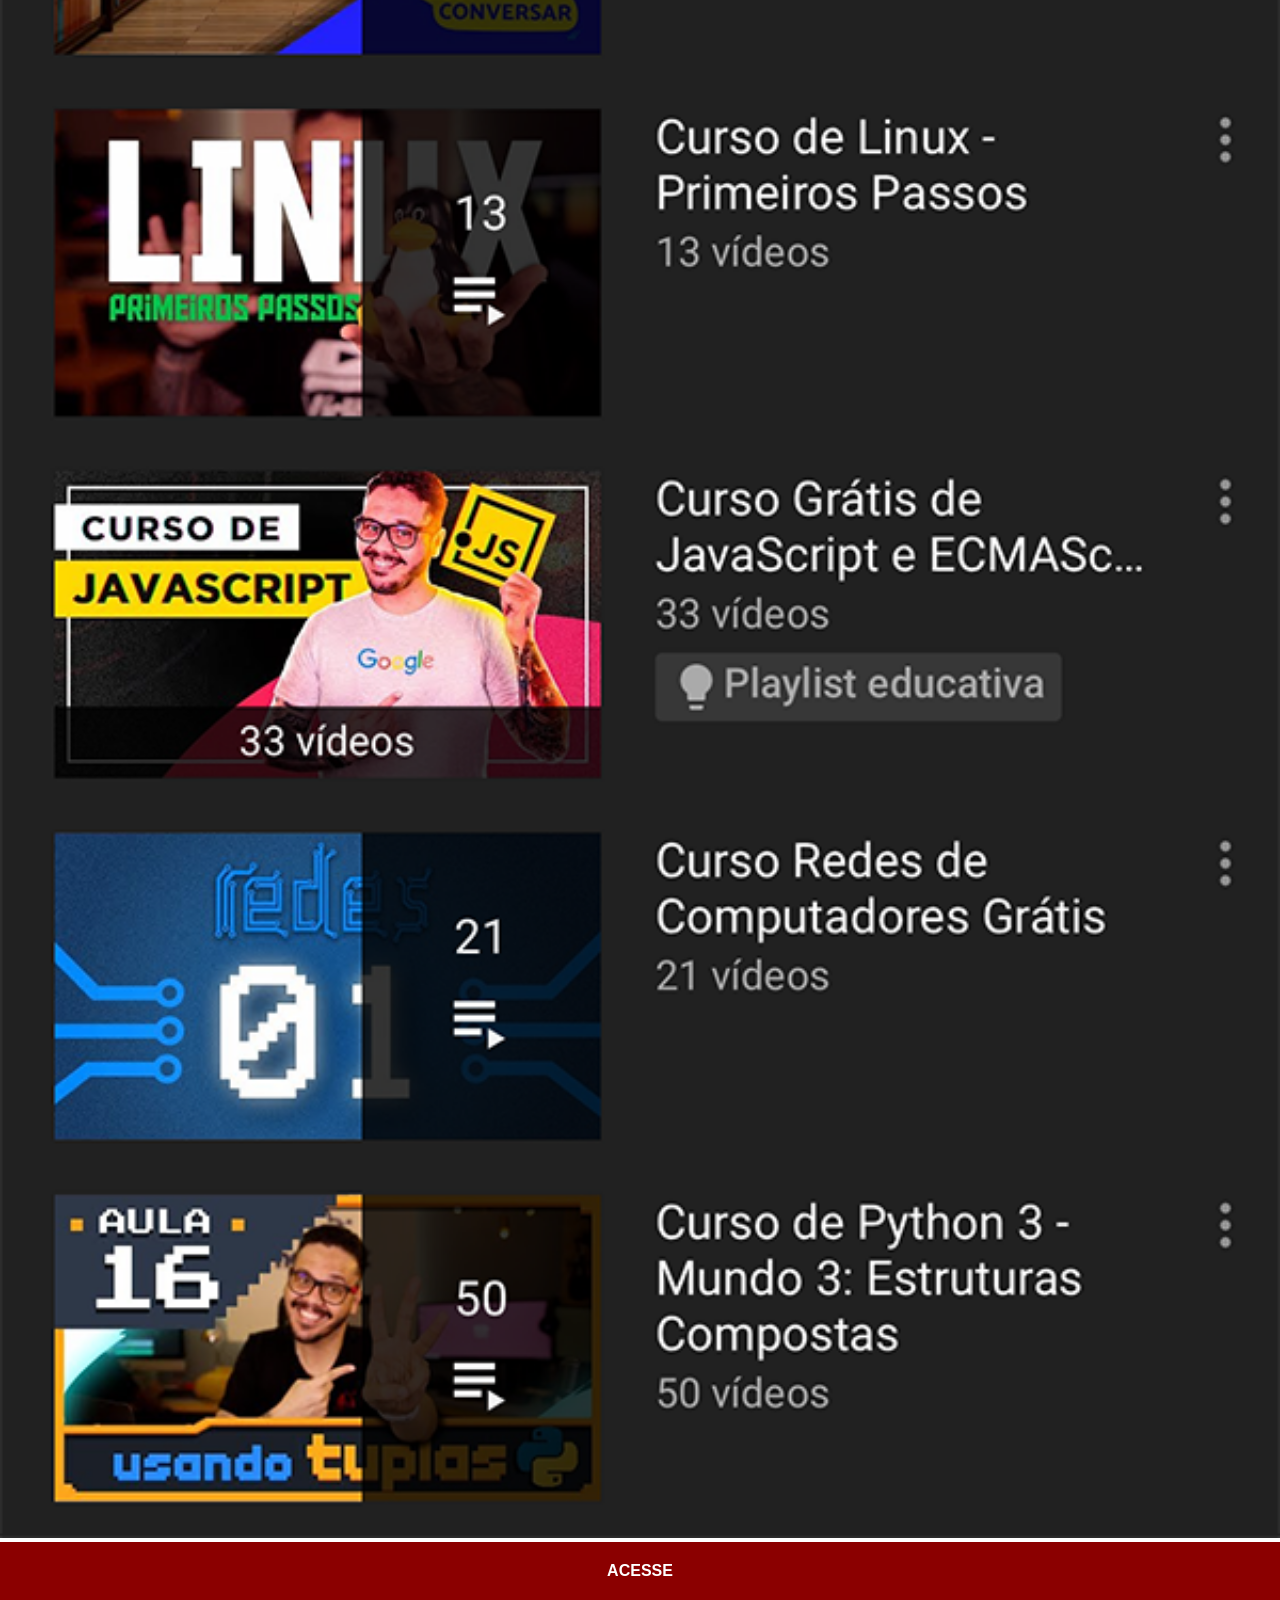
<file: youtube.html>
<!DOCTYPE html>
<html lang="pt-br">
<head>
    <meta charset="UTF-8">
    <meta name="viewport" content="width=device-width, initial-scale=1.0">
    <title>Yt</title>
    <link rel="stylesheet" href="./estilos/social.css">
</head>
<body>
    <img src="imagens/tela-youtube.png" alt="Youtube">
    <a href="https://www.youtube.com.br" target="_blank">ACESSE</a>
</body>
</html>
</file>
<file: estilos/style.css>
@charset "UTF-8";

* {
    margin: 0px;
    padding: 0px;
    font-family: Arial, Helvetica, sans-serif;
    font-size: 1em;
    box-sizing: border-box;
}

html, body {
    height: 100vh;
    width: 100vw;
    background-color: black;
}

body {
    background: url(../imagens/fundo-madeira.jpg) no-repeat top center;
    background-size: cover;
    background-attachment: fixed;
}

main {
    position: relative;
    height: 100vh;
}

section#telefone {
    position: absolute;
    top: 50%;
    left: 50%;
    transform: translate(-50%, -50%);
    height: 627px;
    width: 311px;
    background:url(../imagens/frame-iphone.png) no-repeat;
}

section#redes-sociais {
    text-align: right;
}

section#redes-sociais img {
    width:50px;
    margin: 10px;
    border-radius: 50%;
    box-shadow: 2px 2px 5px rgba(0, 0, 0, 0.374);
}

section#redes-sociais img:hover{
    border: 2px solid wheat;
    transform: translate(-2px, -2px);
    box-shadow: 5px 5px 10px rgba(0, 0, 0, 0.6);
    transition: transform .3s, border .4s;
}

iframe#tela {
    position: relative;
    top: 80px;
    left: 22px;

    width: 267px;
    height: 472px;
}
</file>
<file: estilos/social.css>
@charset "UTF-8";

* {
            margin: 0px;
            padding: 0px;
            font-family: Arial, Helvetica, sans-serif;
        }
        body {
            height: 100vh;
            width: 100vw;
        }

        img {
            width: 100vw;
        }
        
        a {
            color: white;
            text-decoration: none;
            display: block;
            background-color: darkred;
            padding: 20px;
            text-align: center;
            font-weight: bolder;
        }
        a:hover {
            background-color: red;
        }
</file>
